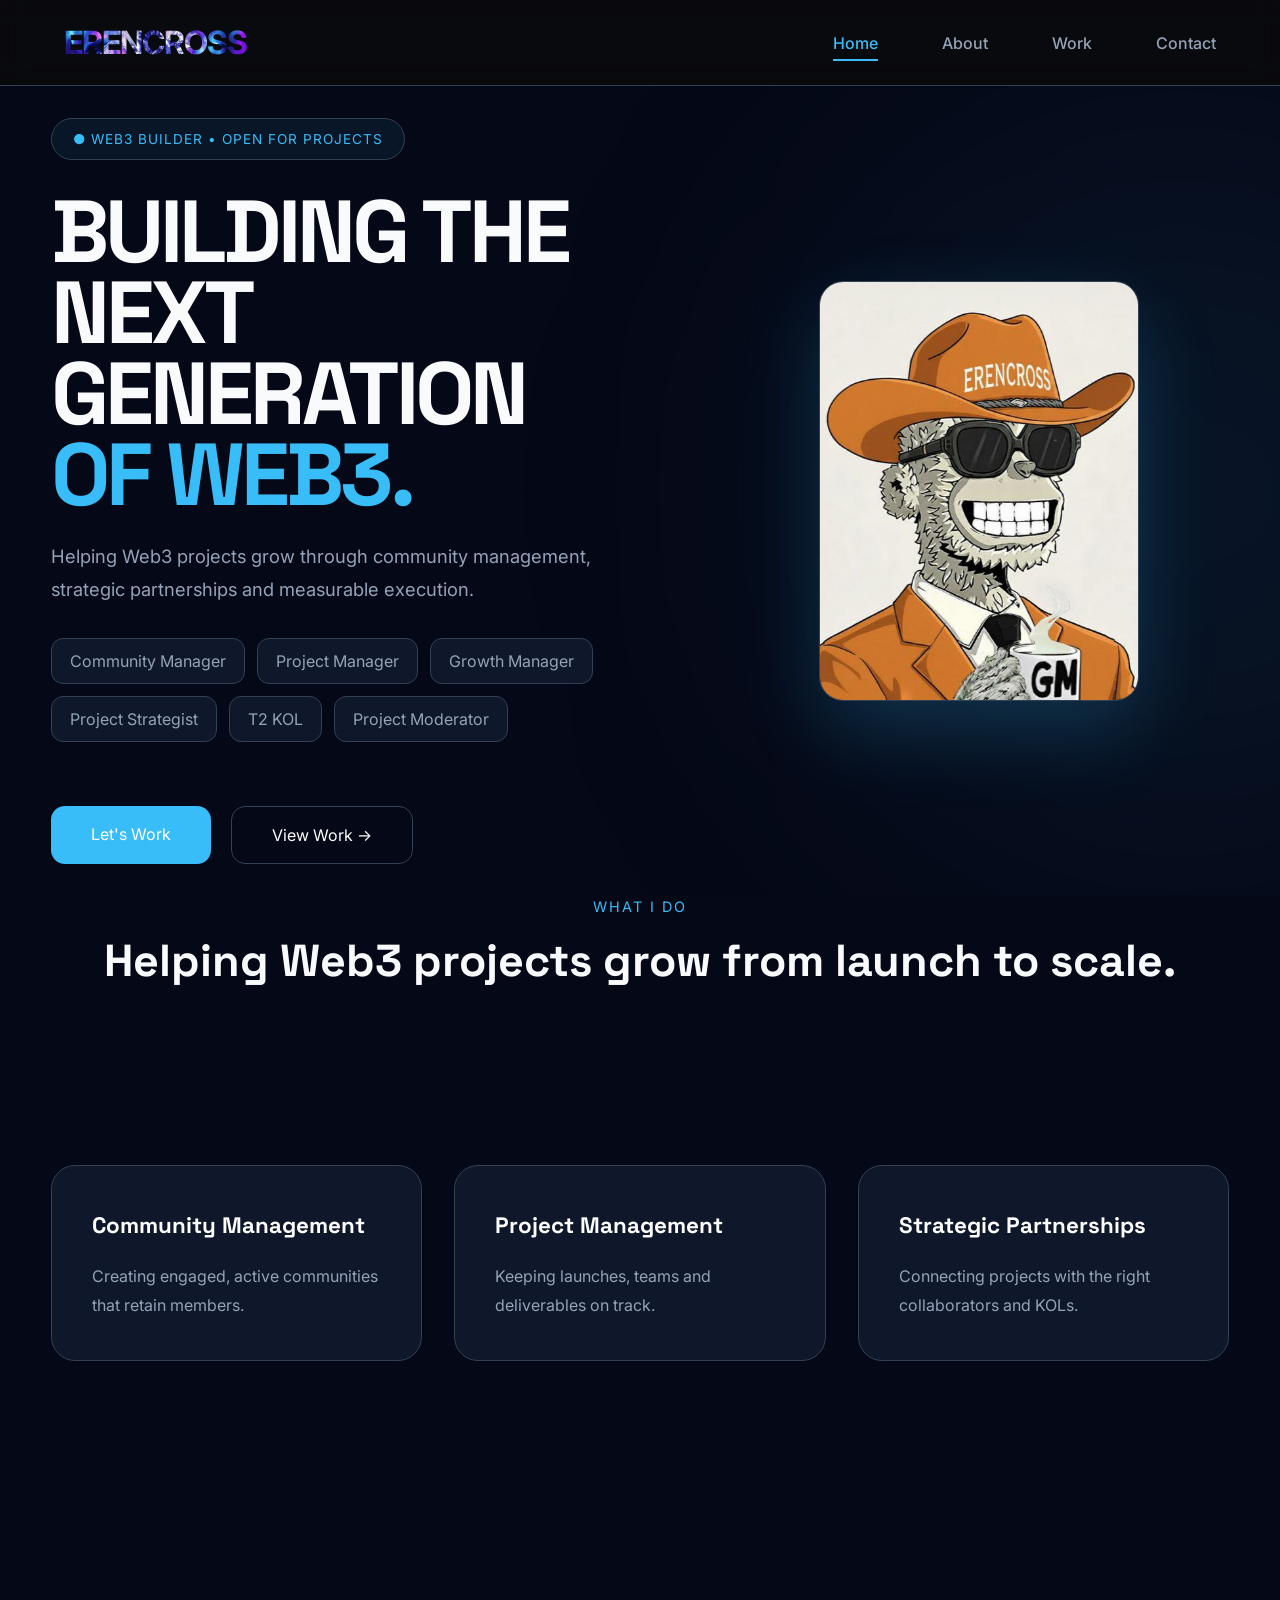
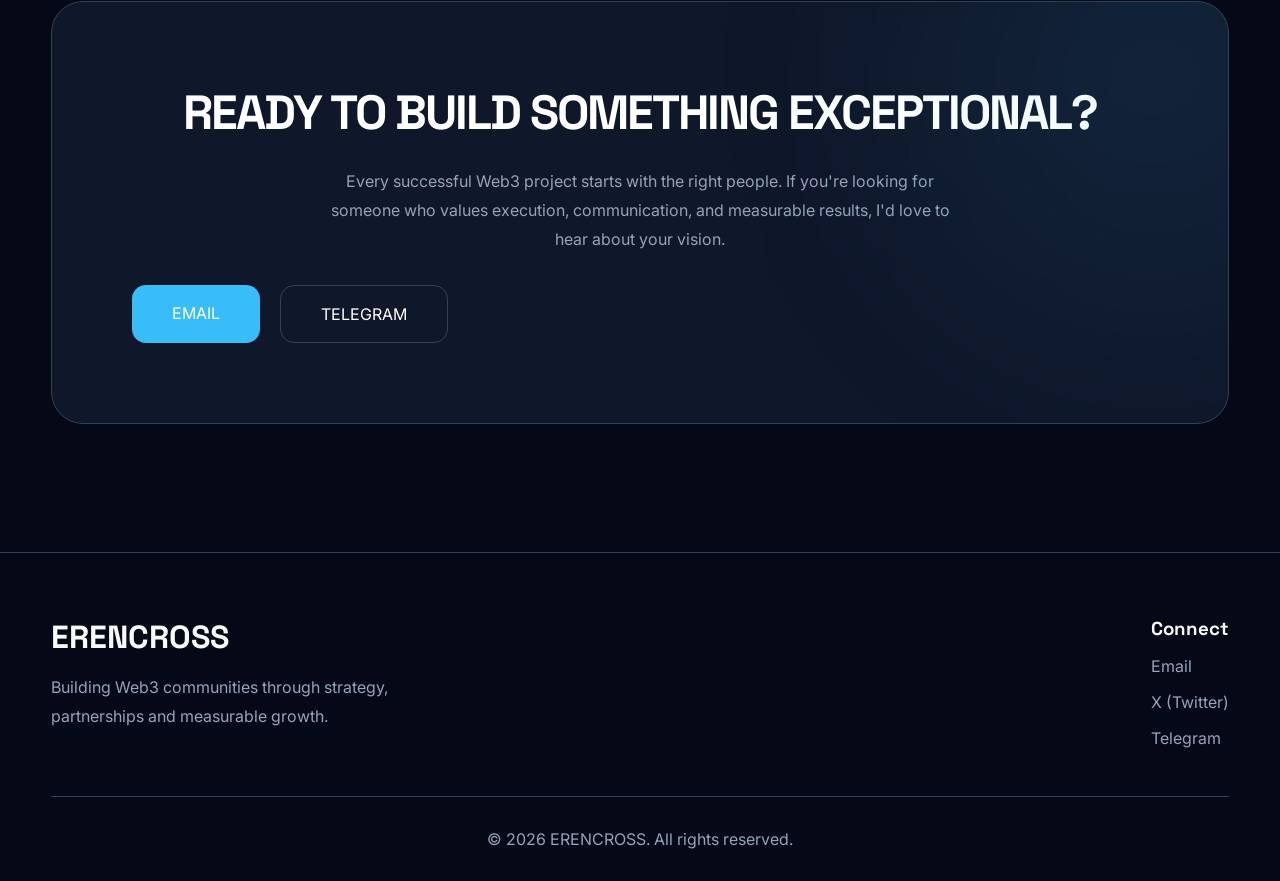
<file: index.html>
<!DOCTYPE html>
<html lang="en">
<head>
    <meta charset="UTF-8">
    <meta name="viewport" content="width=device-width, initial-scale=1.0">
    <title>Document</title>


    <link rel="preconnect" href="https://fonts.googleapis.com">
<link rel="preconnect" href="https://fonts.gstatic.com" crossorigin>
<link href="https://fonts.googleapis.com/css2?family=Inter:wght@300;400;500;600;700&family=Space+Grotesk:wght@300;400;500;600;700&display=swap" rel="stylesheet">

    <link rel="stylesheet" href="style.css">
</head>
<body>
    <header>
    <nav class="nav-bar">
        <a href="index.html" class="logo">ERENCROSS</a>
        <ul class="nav-links">
            <li><a href="index.html" class="active">Home</a></li>
            <li><a href="about.html" >About</a></li>
            <li><a href="work.html">Work</a></li>
            <li><a href="contact.html">Contact</a></li>
        </ul>
        <button class="nav-toggle" aria-label="Toggle menu">
            <span></span><span></span><span></span>
        </button>
    </nav>
</header>






    <section class="hero-section">

    <div class="hero">

        <!-- LEFT SIDE -->
        <div class="hero-content">

            <span class="hero-badge">
                ● WEB3 BUILDER • OPEN FOR PROJECTS
            </span>

            <h1>
               BUILDING THE NEXT <br>
                GENERATION <br>
                <span>OF WEB3.</span>
            </h1>

            <p>
                Helping Web3 projects grow through community management,
                strategic partnerships and measurable execution.
            </p>

            <div class="work-label">

                <span class="label">Community Manager</span>

                <span class="label">Project Manager</span>

                <span class="label">Growth Manager</span>
                <span class="label">Project Strategist</span>

                <span class="label">T2 KOL</span>

                <span class="label">Project Moderator</span>

            </div>
<div class="buttons">

    <a href="contact.html" class="primary">
        Let's Work
    </a>

    <a href="
https://t.me/ERENCROSS_POW
" class="secondary">
        View Work →
    </a>

</div>
        </div>





        <!-- RIGHT SIDE -->

        <div class="hero-image">

            <div class="card-container">

                <div class="card">

                    <div class="front">

                        <img
                            src="images/erennft.jpeg"
                            alt="NFT"
                            class="nft"
                        >

                    </div>

                    <div class="back">

                        <h2>ERENCROSS</h2>

                        <p>
                            Community Builder<br>
                            Web3 Strategist
                        </p>

                    </div>

                </div>

            </div>

        </div>

    </div>

</section>
 <div class="section-heading">
    <span>WHAT I DO</span>
    <h2>Helping Web3 projects grow from launch to scale.</h2>
</div>


<section class="services-wrapper hidden">
    <div class="services-container">
       
        <div class="service-card">
            <h2>Community Management</h2>
            Creating engaged, active communities that retain members.
        </div>
         <div class="service-card">
            <h2>Project Management</h2>
            Keeping launches, teams and deliverables on track.
        </div>
         <div class="service-card">
            <h2>Strategic Partnerships</h2>
           Connecting projects with the right collaborators and KOLs.
        </div>




    </div>
</section>




<section class="CTA hidden">
<h1> READY TO BUILD SOMETHING EXCEPTIONAL?</h1> 
<p>

Every successful Web3 project starts with the right people. 
If you're looking for someone who values execution,
 communication, and measurable results,
 I'd love to hear about your vision.
</p>
 <div class="buttons">

    <a href="mailto:ereninvestor@gmail.com" class="primary">
        EMAIL
    </a>

    <a href="https://t.me/erencross" class="secondary">
        TELEGRAM
    </a>

</div>
 
             



</section>













<footer class="hidden">

    <div class="footer-container">

        <div class="footer-brand">

            <a href="index.html" class="footer-logo">
                ERENCROSS
            </a>

            <p>
                Building Web3 communities through strategy,
                partnerships and measurable growth.
            </p>

        </div>


        <div class="footer-links">

            <h3>Connect</h3>

            <ul>

                <li>
                    <a href="mailto:ereninvestor@gmail.com">
                        Email
                    </a>
                </li>

                <li>
                    <a href="https://x.com/erencross_1?s=21" target="_blank">
                        X (Twitter)
                    </a>
                </li>

                <li>
                    <a href="https://t.me/erencross">
                        Telegram
                    </a>
                </li>

            </ul>

        </div>

    </div>

    <div class="footer-bottom">

        <p>
            © 2026 ERENCROSS. All rights reserved.
        </p>

    </div>

</footer>

    <script src="script.js"></script>
</body>
</html>
</file>
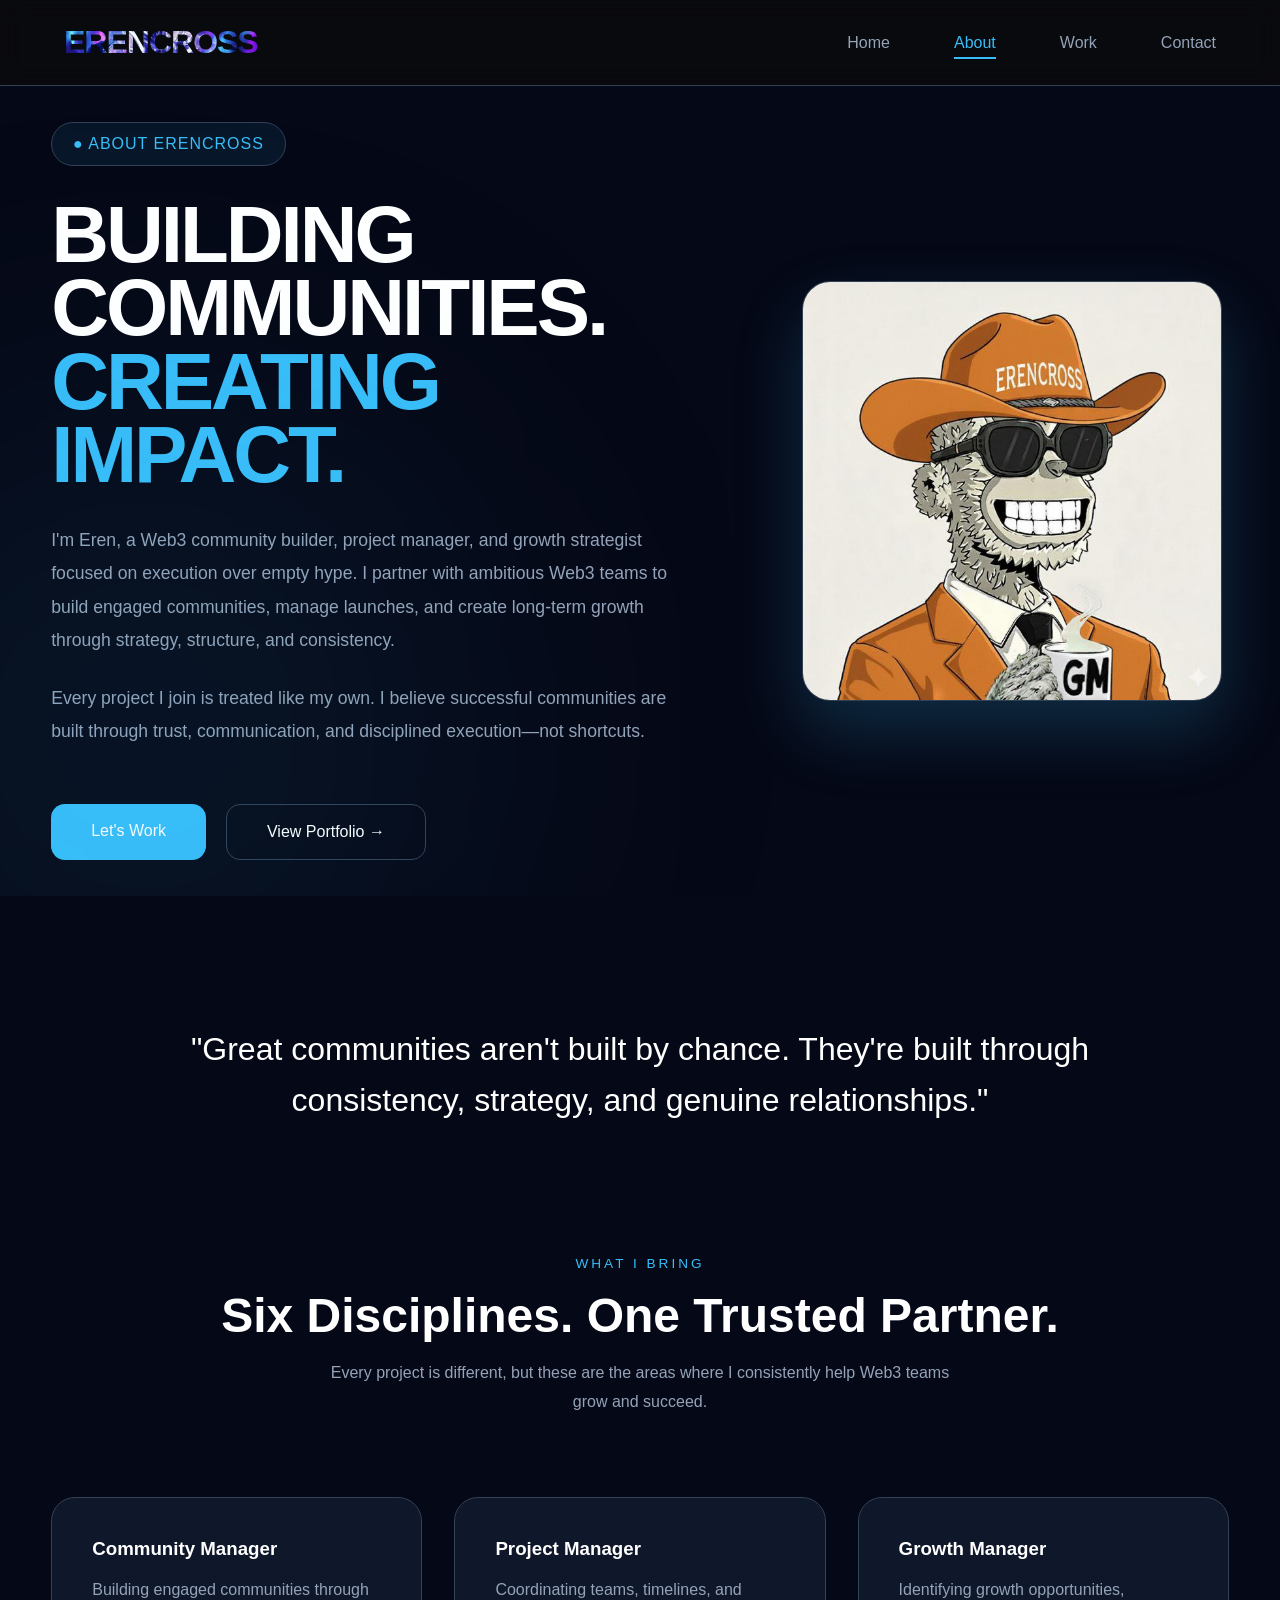
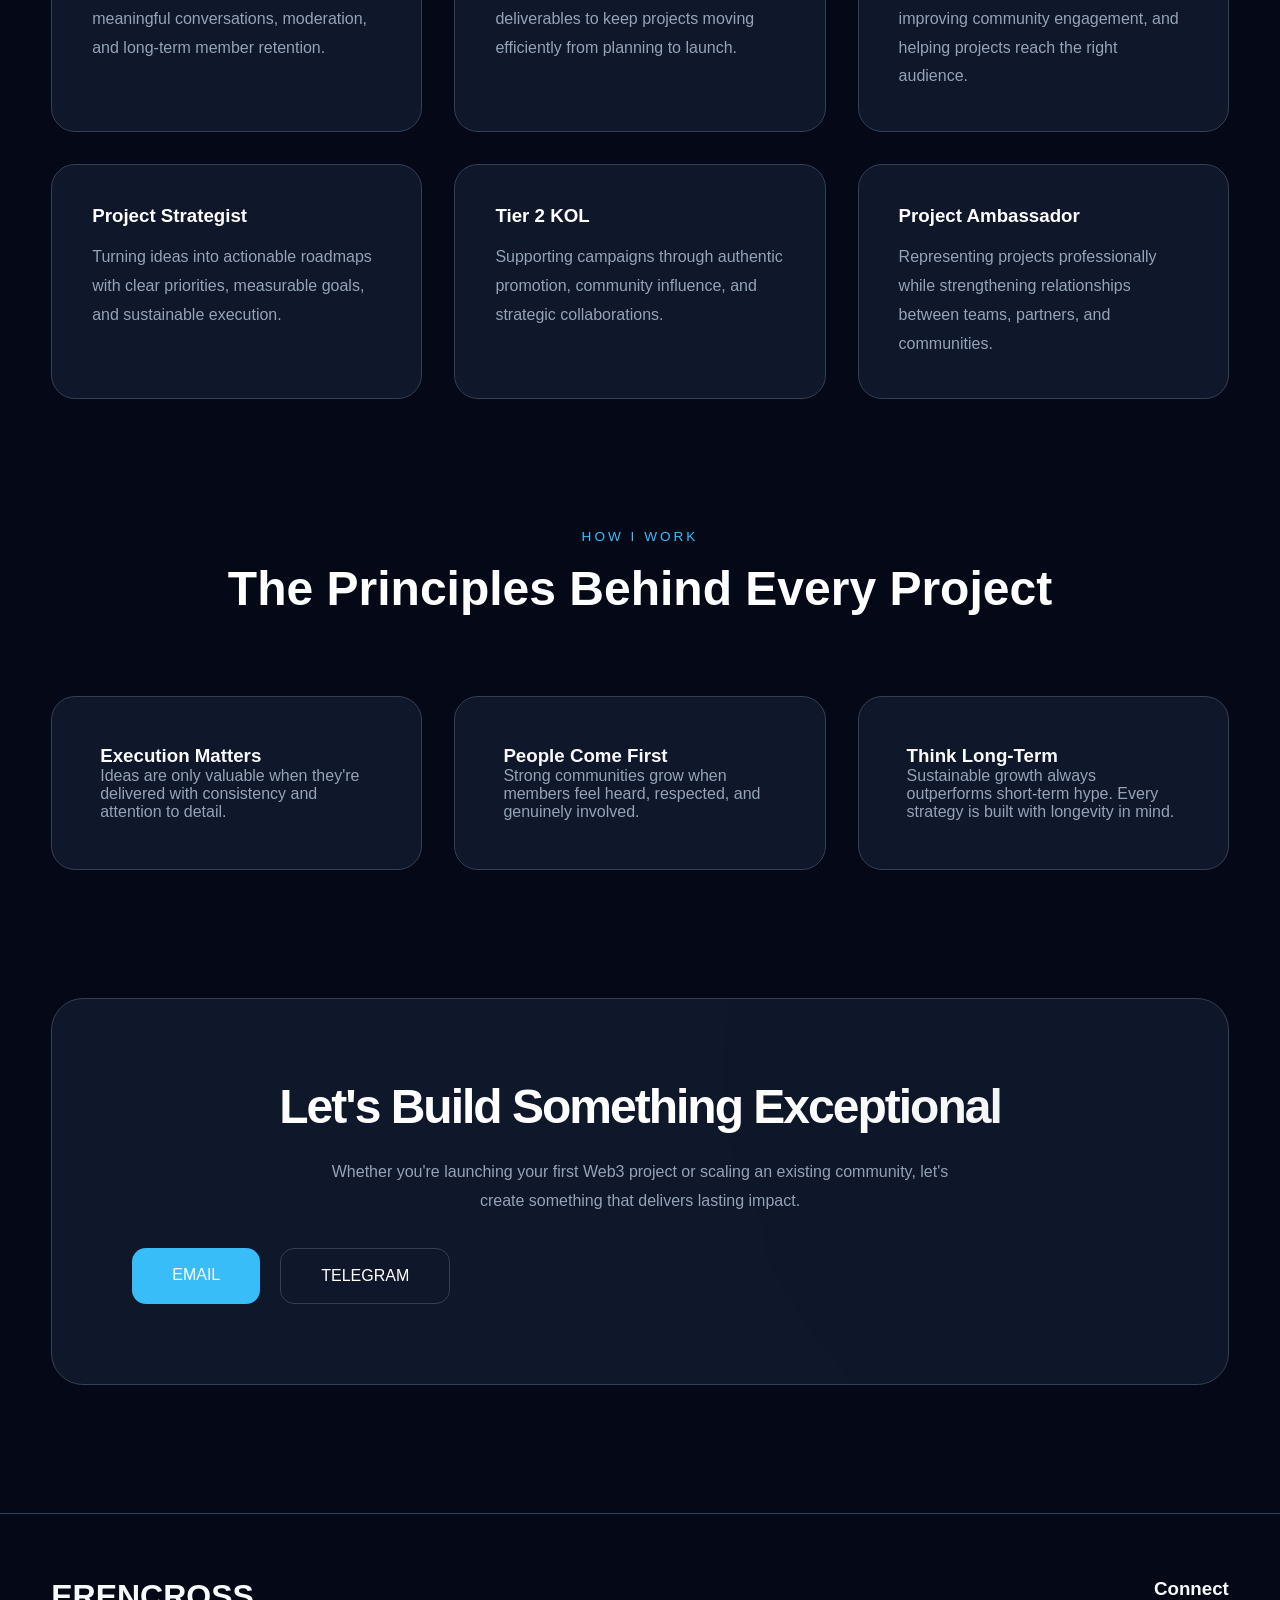
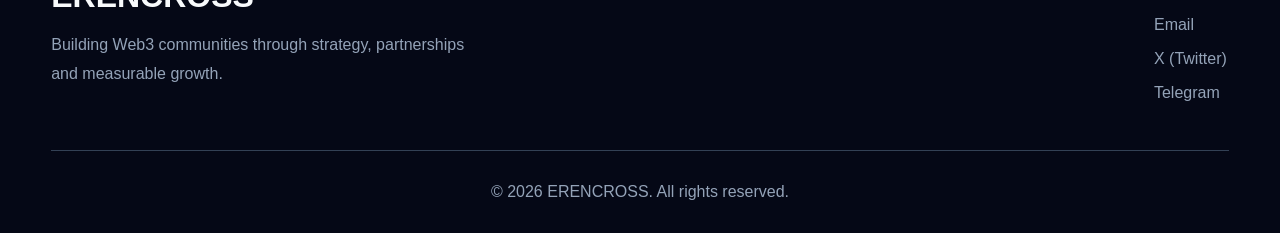
<file: about.html>
<!DOCTYPE html>
<html lang="en">
<head>
    <meta charset="UTF-8">
    <meta name="viewport" content="width=device-width, initial-scale=1.0">
    <title>Document</title>
    <link rel="stylesheet" href="about.css">
</head>
<body>

<header>
    <nav class="nav-bar">
        <a href="index.html" class="logo">ERENCROSS</a>
        <ul class="nav-links">
            <li><a href="index.html">Home</a></li>
            <li><a href="about.html" class="active">About</a></li>
            <li><a href="work.html">Work</a></li>
            <li><a href="contact.html">Contact</a></li>
        </ul>
        <button class="nav-toggle" aria-label="Toggle menu">
            <span></span><span></span><span></span>
        </button>
    </nav>
</header>




    <section class="about-hero fade-left">

    <div class="about-container">

        <!-- LEFT -->

        <div class="about-content">

            <span class="hero-badge">
                ● ABOUT ERENCROSS
            </span>

            <h1>
                BUILDING <br>
                COMMUNITIES. <br>
                <span>CREATING IMPACT.</span>
            </h1>

            <p>
                I'm Eren, a Web3 community builder, project manager, and
                growth strategist focused on execution over empty hype.
                I partner with ambitious Web3 teams to build engaged
                communities, manage launches, and create long-term growth
                through strategy, structure, and consistency.
            </p>

            <p>
                Every project I join is treated like my own. I believe
                successful communities are built through trust,
                communication, and disciplined execution—not shortcuts.
            </p>
<div class="buttons">

    <a href="contact.html" class="primary">
        Let's Work
    </a>

    <a href="https://t.me/ERENCROSS_POW" target="_blank"
   rel="noopener noreferrer" class="secondary">
        View Portfolio →
    </a>

</div>

        </div>



        <!-- RIGHT -->

        <div class="about-image fade-right">

            <img src="images/erennft.jpeg"
                 alt="ERENCROSS NFT">

        </div>

    </div>

</section>
<section class="about-quote hidden">

    <blockquote class="hidden">

        "Great communities aren't built by chance.
        They're built through consistency,
        strategy, and genuine relationships."

    </blockquote>

</section>
<section class="roles-section">

    <div class="section-heading hidden">

        <span>WHAT I BRING</span>

        <h2>Six Disciplines. One Trusted Partner.</h2>

        <p>
            Every project is different, but these are the areas where I
            consistently help Web3 teams grow and succeed.
        </p>

    </div>



    <div class="roles-grid">

       <div class="role-card hidden delay-1">

            <h3>Community Manager</h3>

            <p>
                Building engaged communities through meaningful
                conversations, moderation, and long-term member retention.
            </p>

        </div>



        <div class="role-card hidden delay-2">
            <h3>Project Manager</h3>

            <p>
                Coordinating teams, timelines, and deliverables to keep
                projects moving efficiently from planning to launch.
            </p>

        </div>



       <div class="role-card hidden delay-3">

            <h3>Growth Manager</h3>

            <p>
                Identifying growth opportunities, improving community
                engagement, and helping projects reach the right audience.
            </p>

        </div>



        <div class="role-card hidden delay-4">

            <h3>Project Strategist</h3>

            <p>
                Turning ideas into actionable roadmaps with clear
                priorities, measurable goals, and sustainable execution.
            </p>

        </div>



<div class="role-card hidden delay-5">

            <h3>Tier 2 KOL</h3>

            <p>
                Supporting campaigns through authentic promotion,
                community influence, and strategic collaborations.
            </p>

        </div>



       <div class="role-card hidden delay-6">

            <h3>Project Ambassador</h3>

            <p>
                Representing projects professionally while strengthening
                relationships between teams, partners, and communities.
            </p>

        </div>

    </div>

</section>
<section class="principles">

    <div class="section-heading hidden">

        <span>HOW I WORK</span>

        <h2>The Principles Behind Every Project</h2>

    </div>

    <div class="principles-grid">

        <div class="principle hidden delay-1">

            <h3>Execution Matters</h3>

            <p>
                Ideas are only valuable when they're delivered with
                consistency and attention to detail.
            </p>

        </div>

        <div class="principle hidden delay-2">

            <h3>People Come First</h3>

            <p>
                Strong communities grow when members feel heard,
                respected, and genuinely involved.
            </p>

        </div>

        <div class="principle hidden delay-3">

            <h3>Think Long-Term</h3>

            <p>
                Sustainable growth always outperforms short-term hype.
                Every strategy is built with longevity in mind.
            </p>

        </div>

    </div>

</section>
<section class="CTA hidden">

<h1>
Let's Build Something Exceptional
</h1>

<p>

Whether you're launching your first Web3 project or scaling an existing community, let's create something that delivers lasting impact.

</p>

<div class="buttons">

    <a href="mailto:ereninvestor@gmail.com" class="primary">
        EMAIL
    </a>

    <a href="https://t.me/erencross" class="secondary">
        TELEGRAM
    </a>

</div>
 

</section>

<footer class="hidden">

    <div class="footer-container">

        <div class="footer-brand">

            <a href="index.html" class="footer-logo">
                ERENCROSS
            </a>

            <p>
                Building Web3 communities through strategy,
                partnerships and measurable growth.
            </p>

        </div>


        <div class="footer-links">

            <h3>Connect</h3>

            <ul>

                <li>
                    <a href="mailto:ereninvestor@gmail.com">
                        Email
                    </a>
                </li>

                <li>
                    <a href="https://x.com/erencross_1?s=21" target="_blank">
                        X (Twitter)
                    </a>
                </li>

                <li>
                    <a href="#">
                        Telegram
                    </a>
                </li>

            </ul>

        </div>

    </div>

    <div class="footer-bottom">

        <p>
            © 2026 ERENCROSS. All rights reserved.
        </p>

    </div>

</footer>

    <script src="script.js"></script>















</body>
</html>
</file>
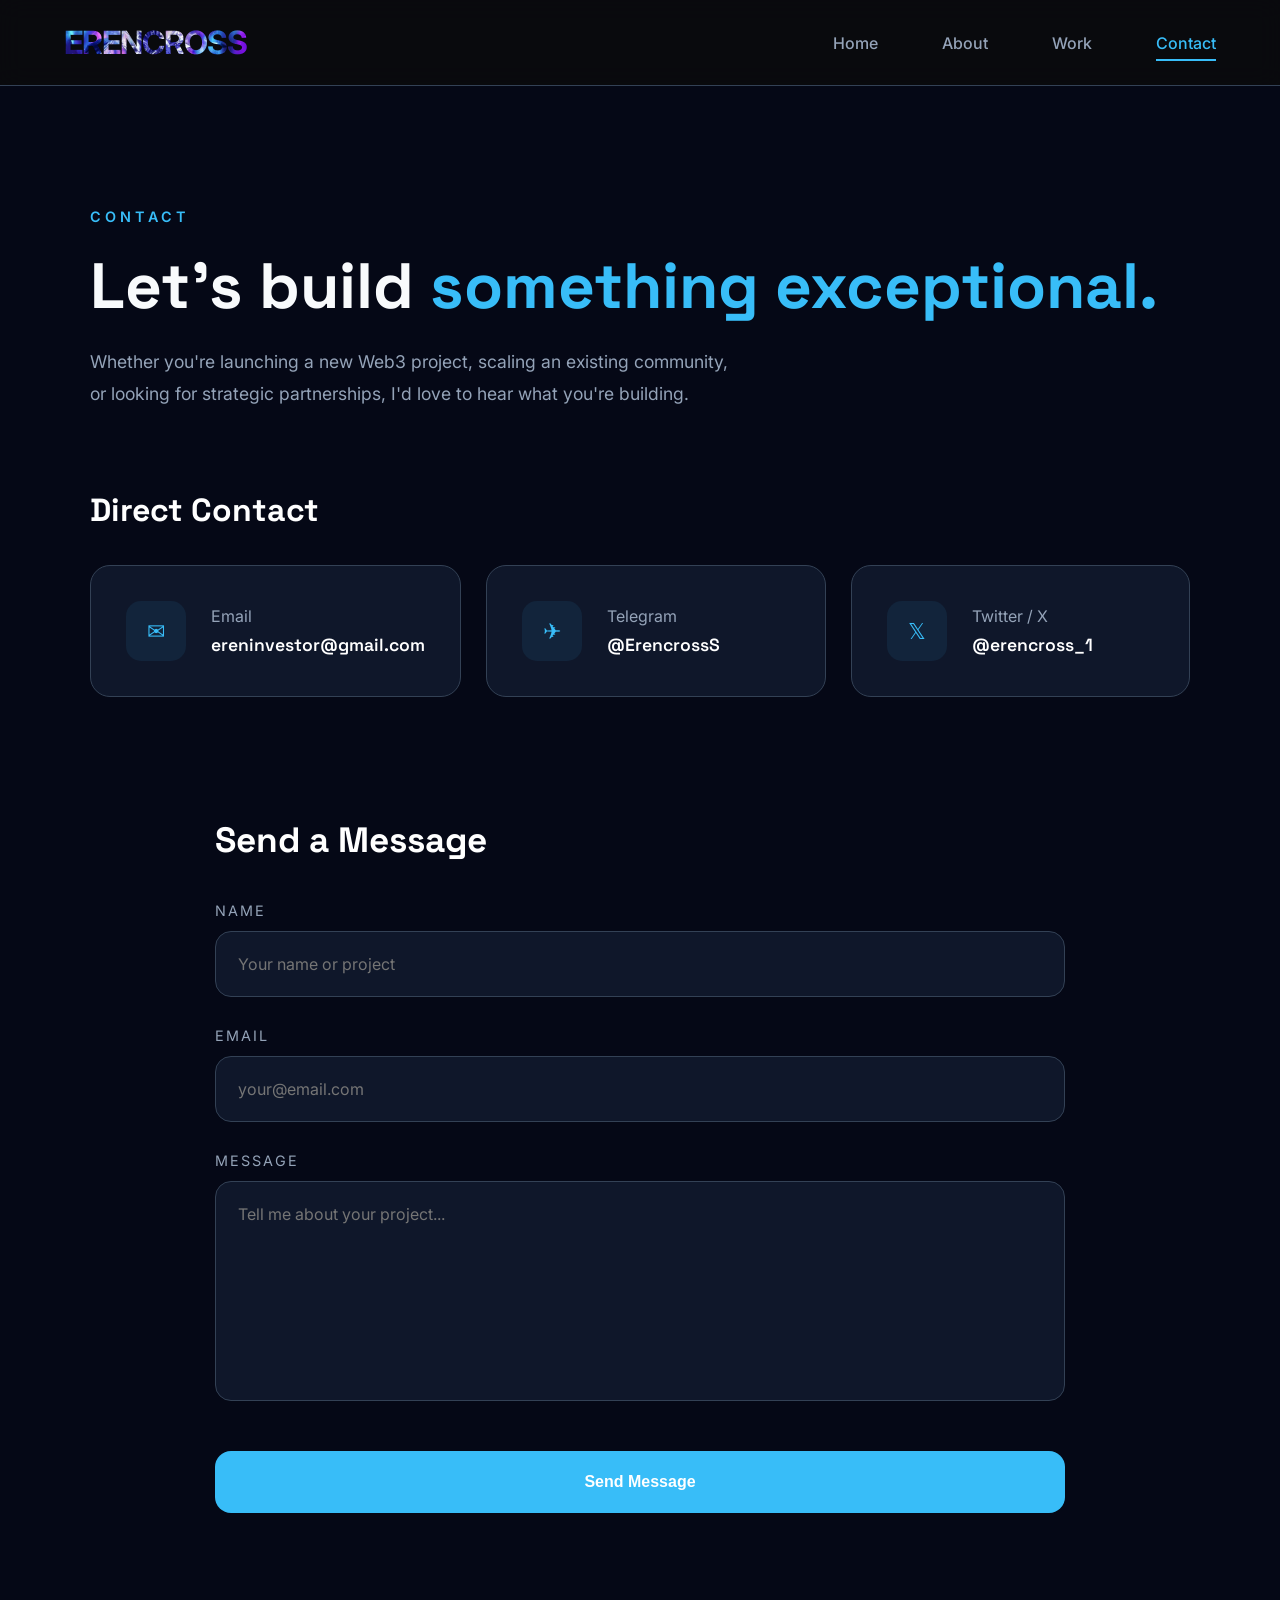
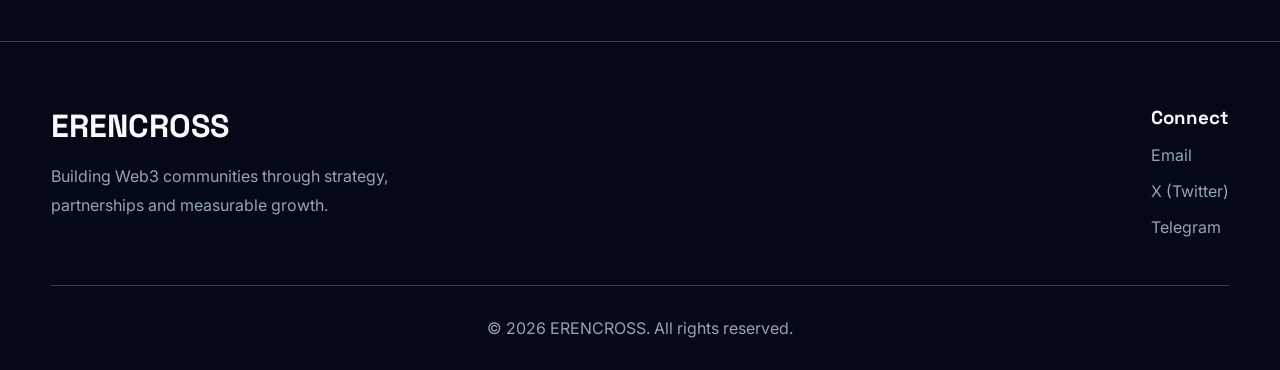
<file: contact.html>
<!DOCTYPE html>
<html lang="en">
<head>
    <meta charset="UTF-8">
    <meta name="viewport" content="width=device-width, initial-scale=1.0">

    <title>Contact | ERENCROSS</title>

    <link rel="preconnect" href="https://fonts.googleapis.com">
    <link rel="preconnect" href="https://fonts.gstatic.com" crossorigin>

    <link href="https://fonts.googleapis.com/css2?family=Inter:wght@300;400;500;600;700&family=Space+Grotesk:wght@300;400;500;600;700&display=swap" rel="stylesheet">

    <link rel="stylesheet" href="contact.css">
</head>
<body>

<header>
    <nav class="nav-bar">
        <a href="index.html" class="logo">ERENCROSS</a>
        <ul class="nav-links">
            <li><a href="index.html" >Home</a></li>
            <li><a href="about.html" >About</a></li>
            <li><a href="work.html" >Work</a></li>
            <li><a href="contact.html" class="active">Contact</a></li>
        </ul>
        <button class="nav-toggle" aria-label="Toggle menu">
            <span></span><span></span><span></span>
        </button>
    </nav>
</header>


<section class="contact-hero">

<span class="section-tag">
CONTACT
</span>

<h1>
Let's build <span>something exceptional.</span>
</h1>

<p>
Whether you're launching a new Web3 project, scaling an existing community,
or looking for strategic partnerships, I'd love to hear what you're building.
</p>

</section>


<section class="contact-info">

<h2 class="hidden">Direct Contact</h2>

<div class="contact-grid">

<a href="mailto:ereninvestor@gmail.com" class="contact-card hidden" >

<div class="icon">
✉
</div>

<div>

<span>Email</span>

<h3>ereninvestor@gmail.com</h3>

</div>

</a>


<a href="https://t.me/erencross" class="contact-card hidden">

<div class="icon">
✈
</div>

<div>

<span>Telegram</span>

<h3>@ErencrossS</h3>

</div>

</a>


<a href="https://x.com/erencross_1?s=21" class="contact-card hidden">

<div class="icon">
𝕏
</div>

<div>

<span>Twitter / X</span>

<h3>@erencross_1</h3>

</div>

</a>

</div>

</section>


<section class="contact-form-section">

<h2 class="hidden">Send a Message</h2>

<form
    class="hidden"
    action="https://formspree.io/f/xbdnwdlk"
    method="POST">

    <!-- Email Subject -->
    <input
        type="hidden"
        name="_subject"
        value="New Message from ERENCROSS Portfolio">

    <div class="input-group">

        <label for="name">Name</label>

        <input
            id="name"
            type="text"
            name="name"
            placeholder="Your name or project"
            required>

    </div>

    <div class="input-group">

        <label for="email">Email</label>

        <input
            id="email"
            type="email"
            name="email"
            placeholder="your@email.com"
            required>

    </div>

    <div class="input-group">

        <label for="message">Message</label>

        <textarea
            id="message"
            name="message"
            placeholder="Tell me about your project..."
            rows="6"
            required></textarea>

    </div>

    <button
        type="submit"
        class="send-btn">

        Send Message

    </button>

</form>

</section>


<footer class="hidden">

    <div class="footer-container">

        <div class="footer-brand">

            <a href="index.html" class="footer-logo">
                ERENCROSS
            </a>

            <p>
                Building Web3 communities through strategy,
                partnerships and measurable growth.
            </p>

        </div>


        <div class="footer-links">

            <h3>Connect</h3>

            <ul>

                <li>
                    <a href="mailto:ereninvestor@gmail.com">
                        Email
                    </a>
                </li>

                <li>
                    <a href="https://x.com/erencross_1?s=21" target="_blank">
                        X (Twitter)
                    </a>
                </li>

                <li>
                    <a href="https://t.me/erencross">
                        Telegram
                    </a>
                </li>

            </ul>

        </div>

    </div>

    <div class="footer-bottom">

        <p>
            © 2026 ERENCROSS. All rights reserved.
        </p>

    </div>

</footer>

    <script src="script.js"></script>

</body>
</html>
</file>
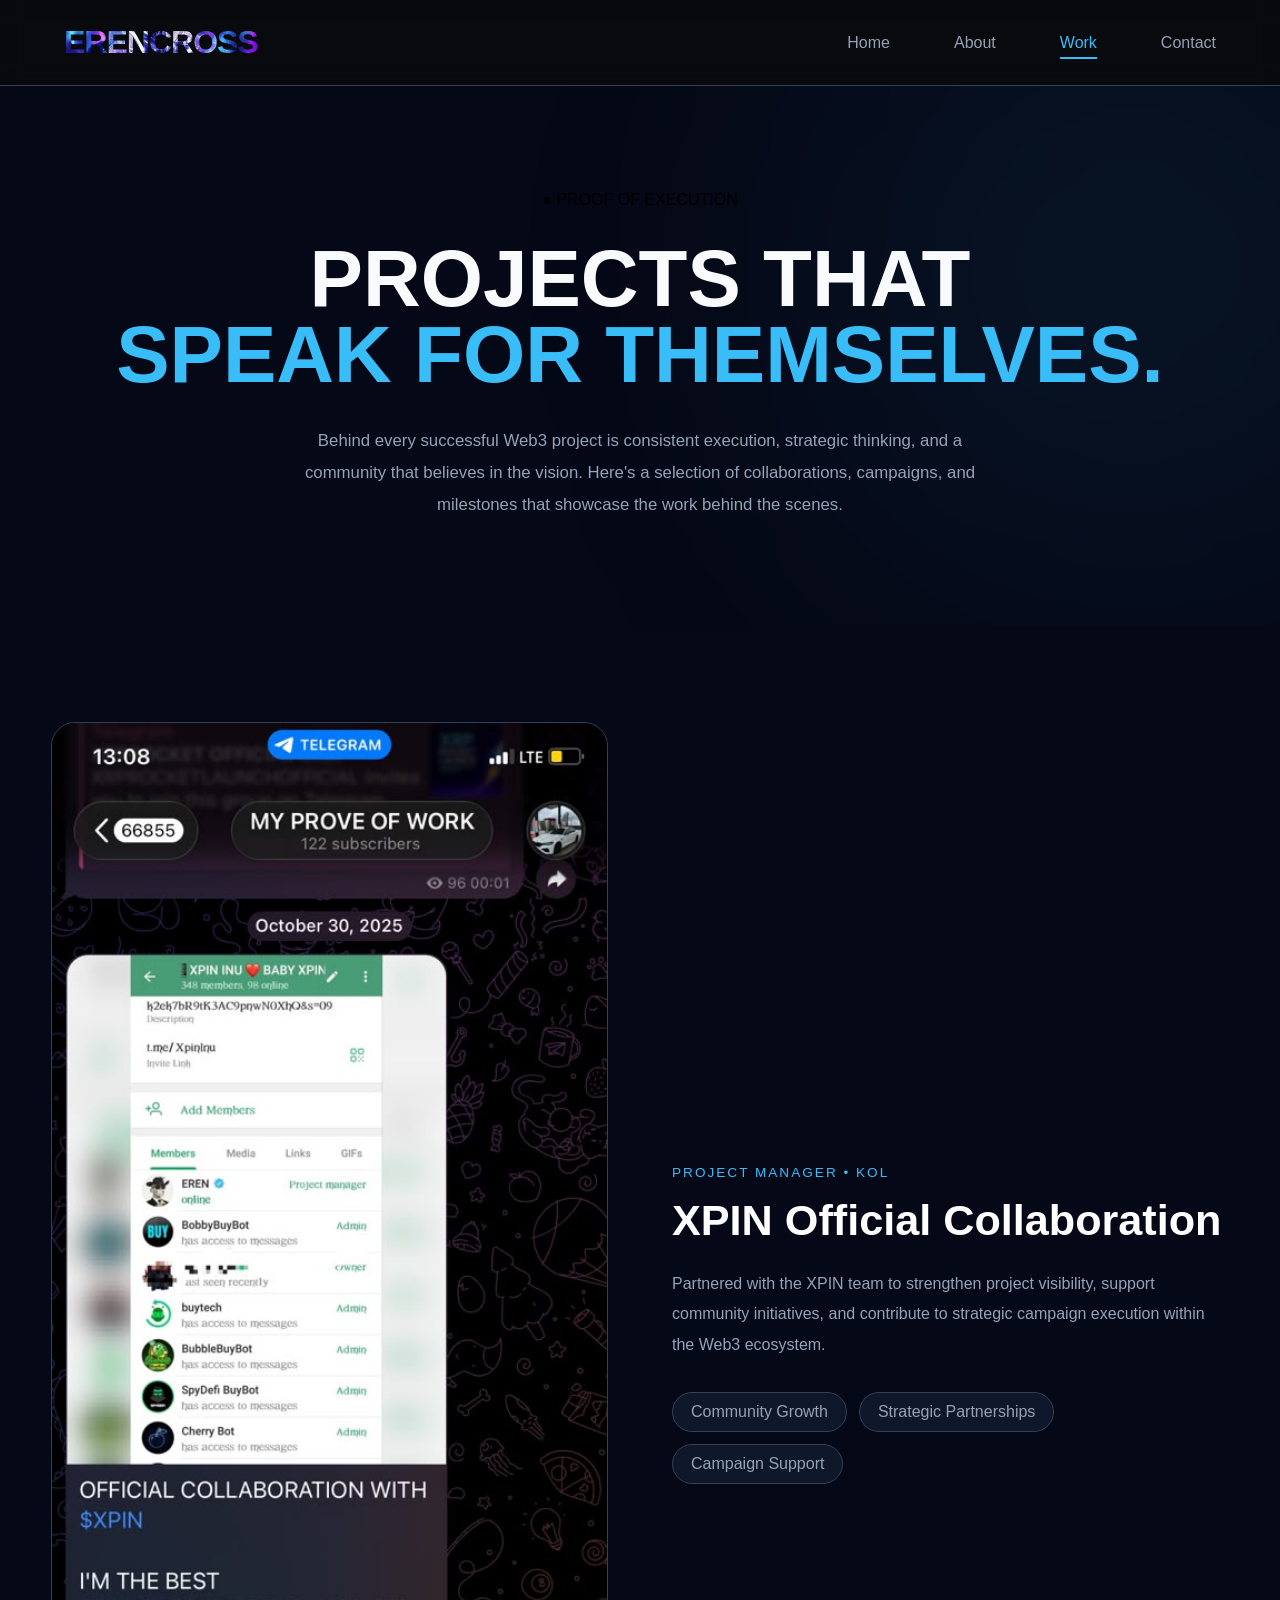
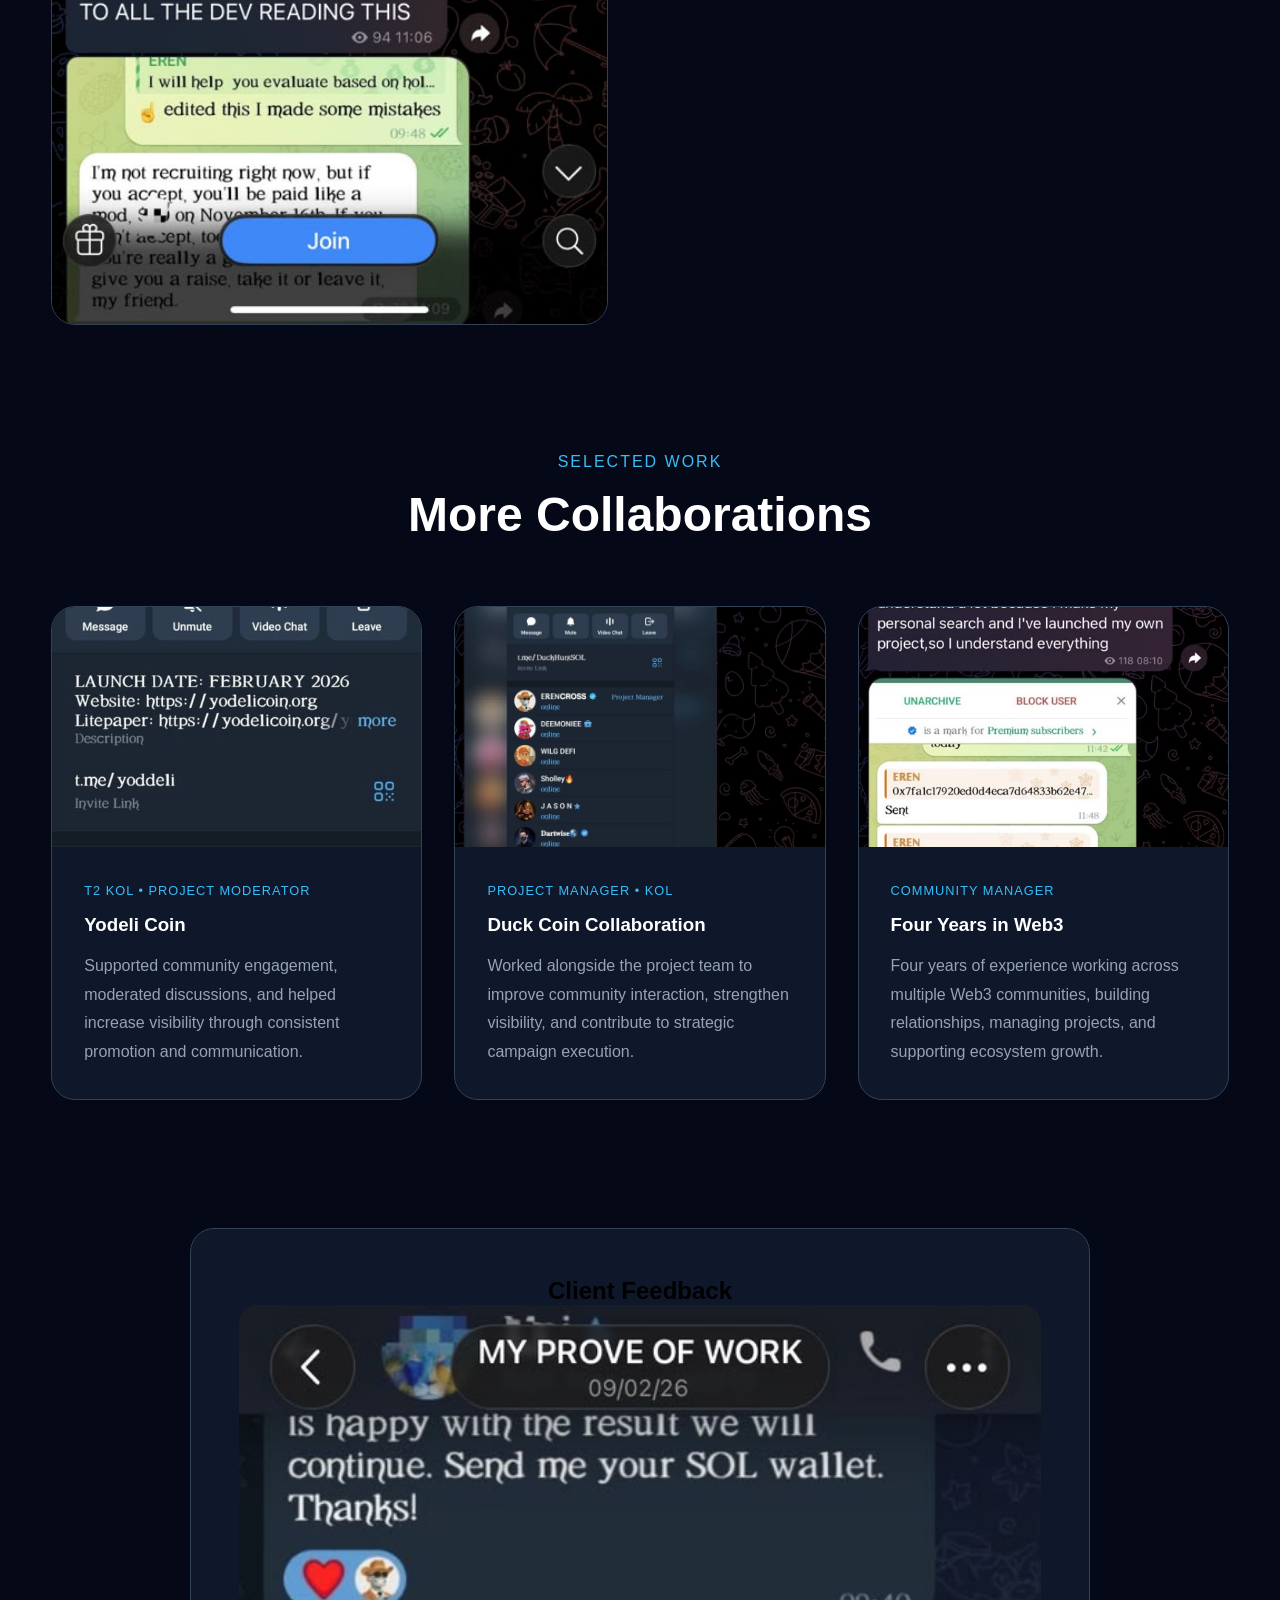
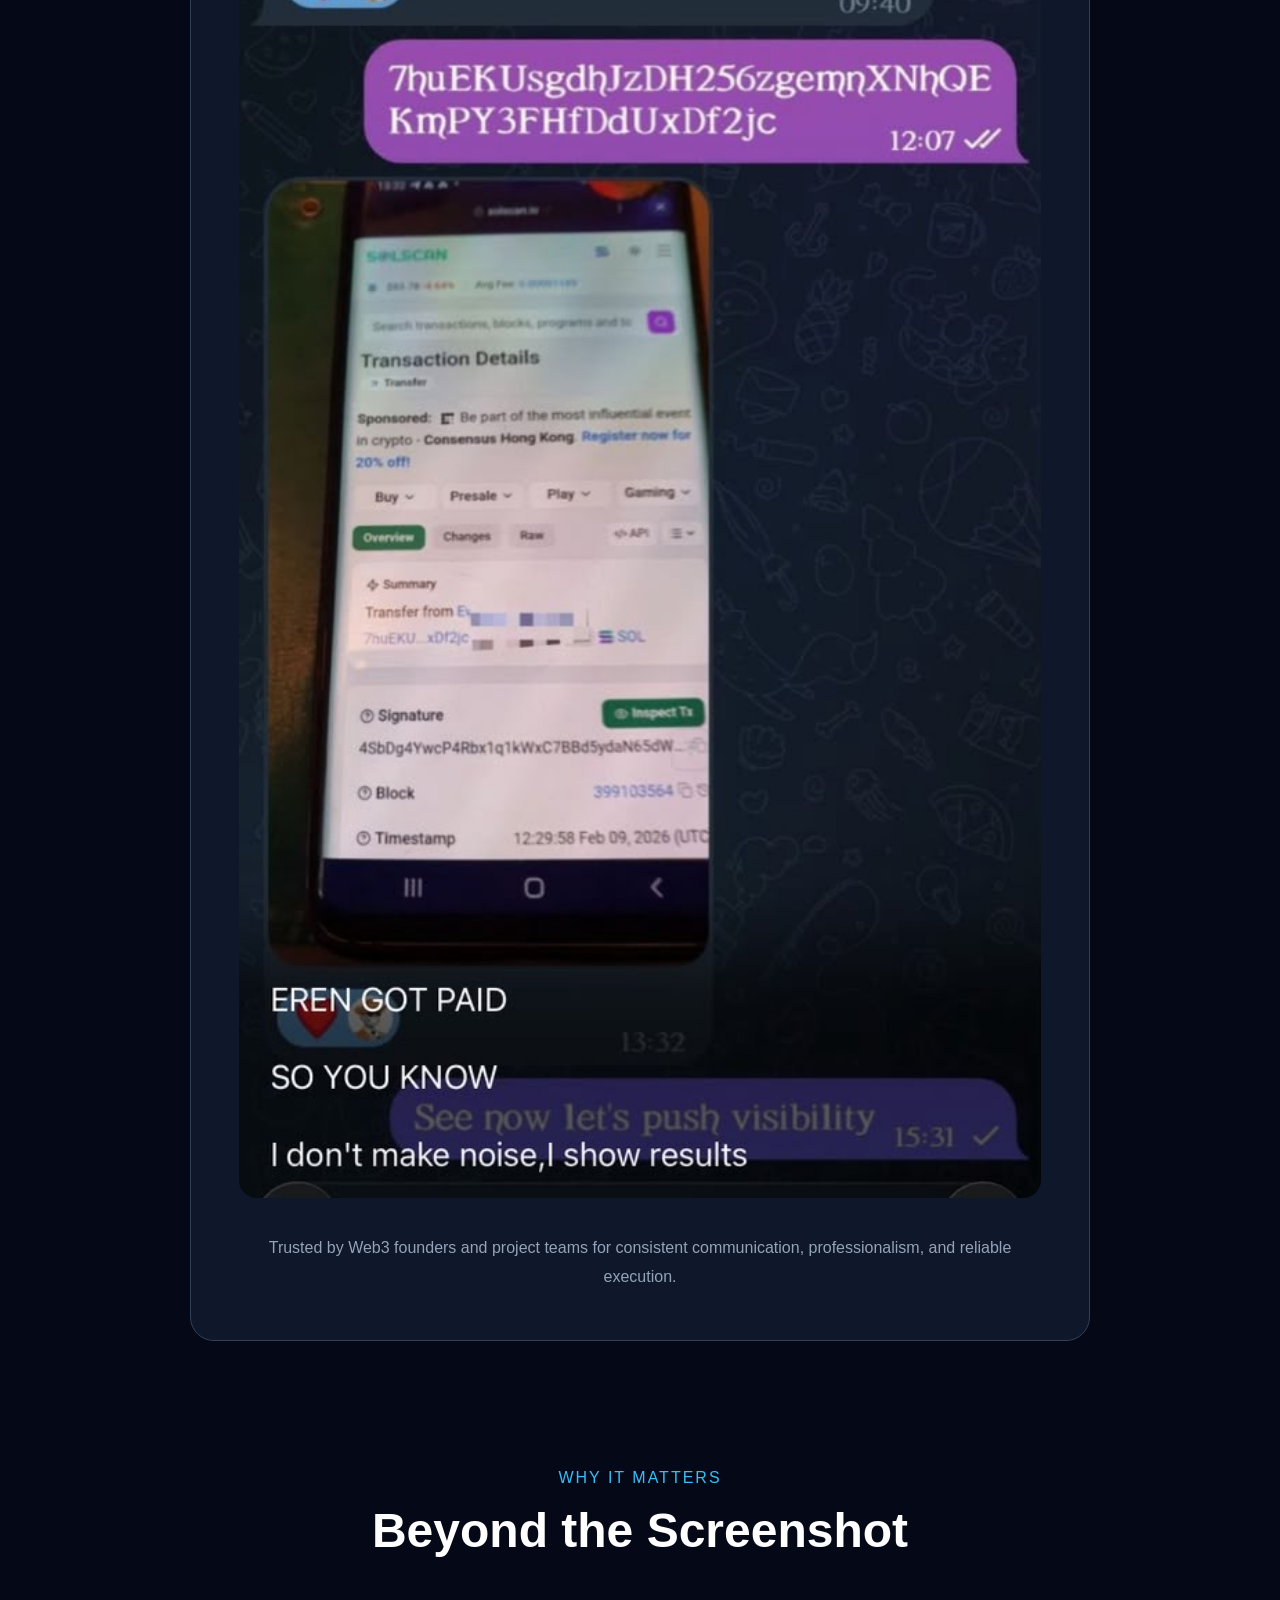
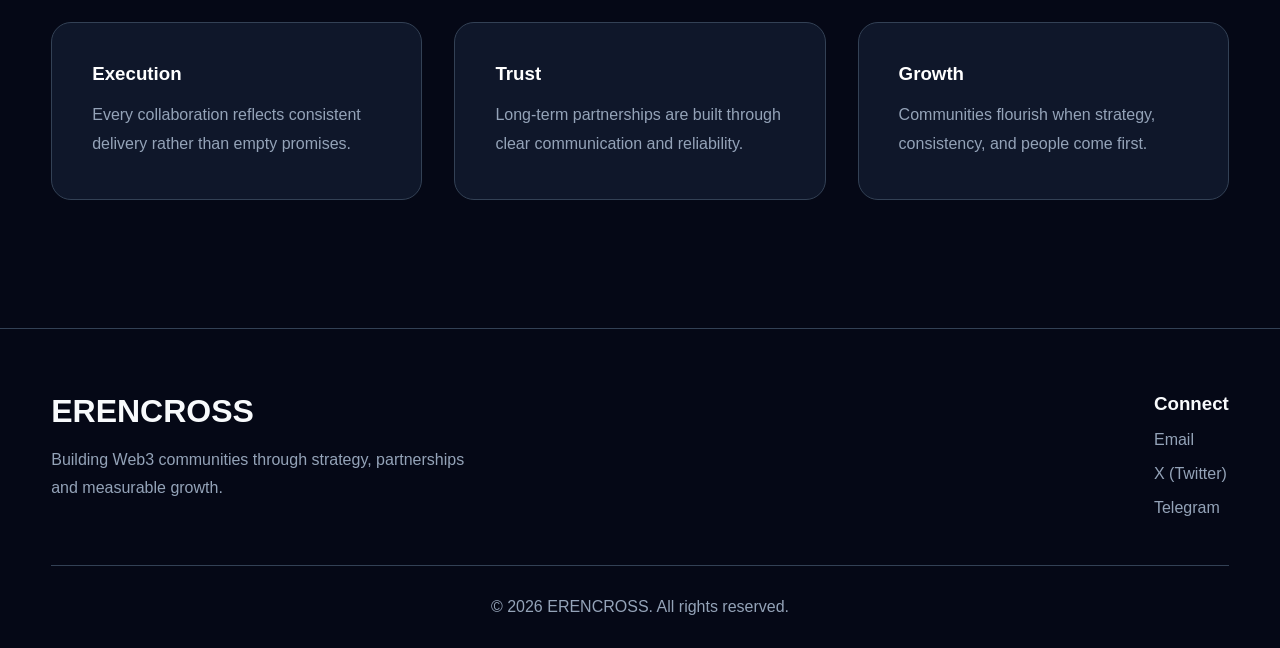
<file: work.html>
<!DOCTYPE html>
<html lang="en">
<head>
    <meta charset="UTF-8">
    <meta name="viewport" content="width=device-width, initial-scale=1.0">
    <title>Document</title>
    <link rel="stylesheet" href="work.css">
</head>
<body>



  <header>
    <nav class="nav-bar">
        <a href="index.html" class="logo">ERENCROSS</a>
        <ul class="nav-links">
            <li><a href="index.html" >Home</a></li>
            <li><a href="about.html" >About</a></li>
            <li><a href="work.html" class="active">Work</a></li>
            <li><a href="contact.html">Contact</a></li>
        </ul>
        <button class="nav-toggle" aria-label="Toggle menu">
            <span></span><span></span><span></span>
        </button>
    </nav>
</header>





<section class="work-hero">

    <div class="work-container">

        <span class="hero-badge">
            ● PROOF OF EXECUTION
        </span>

        <h1>
            PROJECTS THAT <br>
            <span>SPEAK FOR THEMSELVES.</span>
        </h1>

        <p>

            Behind every successful Web3 project is consistent execution,
            strategic thinking, and a community that believes in the vision.
            Here's a selection of collaborations, campaigns, and milestones
            that showcase the work behind the scenes.

        </p>

    </div>

</section>



<section class="featured-project hidden">

<div class="featured-container">

<div class="featured-image">

<img src="images/WhatsApp Image 2026-07-15 at 11.58.02.jpeg">

</div>

<div class="featured-content">

<span class="project-role">

PROJECT MANAGER • KOL

</span>

<h2>

XPIN Official Collaboration

</h2>

<p>

Partnered with the XPIN team to strengthen project visibility,
support community initiatives, and contribute to strategic
campaign execution within the Web3 ecosystem.

</p>

<div class="tags">

<span>Community Growth</span>

<span>Strategic Partnerships</span>

<span>Campaign Support</span>

</div>

</div>

</div>

</section>


<section class="projects">

<div class="section-heading hidden">

<span>SELECTED WORK</span>

<h2>

More Collaborations

</h2>

</div>

<div class="projects-grid">



    <div class="project-card hidden">

<img src="images/WhatsApp Image 2026-07-15 at 11.57.55 (1).jpeg">

<div class="project-content">

<span>

T2 KOL • PROJECT MODERATOR

</span>

<h3>

Yodeli Coin

</h3>

<p>

Supported community engagement, moderated discussions,
and helped increase visibility through consistent
promotion and communication.

</p>

</div>

</div>
<div class="project-card hidden">

<img src="images/WhatsApp Image 2026-07-15 at 11.57.57.jpeg">

<div class="project-content">

<span>

PROJECT MANAGER • KOL

</span>

<h3>

Duck Coin Collaboration

</h3>

<p>

Worked alongside the project team to improve community
interaction, strengthen visibility, and contribute to
strategic campaign execution.

</p>

</div>

</div>


<div class="project-card hidden">

<img src="images/WhatsApp Image 2026-07-15 at 11.57.57 (1).jpeg">

<div class="project-content">

<span>

COMMUNITY MANAGER

</span>

<h3>

Four Years in Web3

</h3>

<p>

Four years of experience working across multiple Web3
communities, building relationships, managing projects,
and supporting ecosystem growth.

</p>

</div>

</div>
</div>

</section>




<section class="testimonial hidden">

<div class="testimonial-card">

<h2>

Client Feedback

</h2>

<img src="images/WhatsApp Image 2026-07-15 at 11.57.56.jpeg">

<p>

Trusted by Web3 founders and project teams for
consistent communication, professionalism,
and reliable execution.

</p>

</div>

</section>




<section class="results hidden">

<div class="section-heading hidden">

<span>

WHY IT MATTERS

</span>

<h2>

Beyond the Screenshot

</h2>

</div>

<div class="results-grid">

<div class="hidden">

<h3>

Execution

</h3>

<p>

Every collaboration reflects consistent delivery
rather than empty promises.

</p>

</div>

<div class="hidden">

<h3>

Trust

</h3>

<p>

Long-term partnerships are built through
clear communication and reliability.

</p>

</div>

<div class="hidden">

<h3>

Growth

</h3>

<p>

Communities flourish when strategy,
consistency, and people come first.

</p>

</div>

</div>

</section>



<footer class="hidden">

    <div class="footer-container">

        <div class="footer-brand">

            <a href="index.html" class="footer-logo">
                ERENCROSS
            </a>

            <p>
                Building Web3 communities through strategy,
                partnerships and measurable growth.
            </p>

        </div>


        <div class="footer-links">

            <h3>Connect</h3>

            <ul>

                <li>
                    <a href="mailto:ereninvestor@gmail.com">
                        Email
                    </a>
                </li>

                <li>
                    <a href="https://x.com/erencross_1?s=21" target="_blank">
                        X (Twitter)
                    </a>
                </li>

                <li>
                    <a href="https://t.me/erencross">
                        Telegram
                    </a>
                </li>

            </ul>

        </div>

    </div>

    <div class="footer-bottom">

        <p>
            © 2026 ERENCROSS. All rights reserved.
        </p>

    </div>

</footer>


<script src="script.js"></script>



    
</body>
</html>
</file>
<file: style.css>
:root{
    --bg: #050816;
    --surface: #0F172A;
    --surface-light: #1E293B;

    --text: #F8FAFC;
    --muted: #94A3B8;

    --accent: #38BDF8;
    --accent-hover: #7DD3FC;

    --border: #334155;

    --shadow: rgba(56,189,248,.2);
}



*{
    margin: 0;
    padding: 0;
    box-sizing: border-box;
}
html{
    scroll-behavior: smooth;
}

body{
   background:var(--bg);
   font-family: "Inter", sans-serif;

}

h1,
h2,
h3 {
    font-family: "Space Grotesk", sans-serif;
}
.active{
    color: var(--accent);
}


.logo{
    background-image: url(images/goku.im.webp);
    background-repeat: no-repeat;
    background-size: cover;
    -webkit-text-fill-color: transparent;
    background-clip: text;
    font-size: 2rem;
    letter-spacing: -1px;
    font-weight: 700;
    transition:.4s ease;
}

.logo:hover{

    transform:scale(1.05);

    filter:drop-shadow(0 0 10px rgba(56,189,248,.5));

}





ul{
    list-style: none;
}
a{
    text-decoration: none;
    color: inherit;
}


header{
    width: 100%;
    border-bottom: 1px solid var(--border);
     position:sticky;
    top:0;

    background:rgba(11,11,11,.75);

    backdrop-filter:blur(12px);
    -webkit-backdrop-filter:blur(12px);

    z-index:1000;
}
.nav-bar{
    width:min(1200px,90%);
    height:85px;

    margin:auto;

    display:flex;
    justify-content:space-between;
    align-items:center;

}
.nav-links{
    display:flex;
    align-items:center;
    gap:4rem;
}

.nav-links a{
    color:var(--muted);
    font-size:1rem;
    font-weight:500;

    transition:.3s ease;
}


.nav-links a{
    position:relative;
}

.nav-links a::after{
    content:"";

    position:absolute;
    left:0;
    bottom:-8px;

    width:0%;
    height:2px;

    background:var(--accent);

    transition:.35s ease;
}

.nav-links a:hover{
    color:var(--text);
}

.nav-links a:hover::after{
    width:100%;
}

.active{
    color:var(--accent)!important;
}

.active::after{
    width:100%!important;
}

.hero-section{
    color: var(--text);
     min-height:calc(100vh - 90px);

    display:flex;
    align-items:center;
    position:relative;

    overflow:hidden;

}

.hero-section::before{

    content:"";

    position:absolute;

    width:700px;

    height:700px;

    border-radius:50%;

    background:rgba(56,189,248,.08);

    filter:blur(150px);

    right:-250px;

    top:50%;

    transform:translateY(-50%);

}
.hero{

    width:min(1200px,92%);
    margin:auto;

    display:grid;
    grid-template-columns:1.2fr 1fr;

    align-items:center;

    gap:5rem;
}
.hero-content{
    display:flex;
    flex-direction:column;
    justify-content:center;
}
.hero-badge{
    display:inline-flex;
    align-self:flex-start;

    padding:.75rem 1.3rem;

    border:1px solid var(--border);

    border-radius:999px;

    background:rgba(56,189,248,.08);

    color:var(--accent);

    font-size:.85rem;

    letter-spacing:1px;

    margin-bottom:2rem;
}
.hero-content h1{

    font-size:5.5rem;

    line-height:.92;

    font-weight:700;

    letter-spacing:-4px;

    margin-bottom:1.5rem;
}
.hero-content h1 span{

    color:var(--accent);

}
.hero-content p{

    max-width:560px;

    color:var(--muted);

    font-size:1.15rem;

    line-height:1.8;
}
.hero-image{

    display:flex;

    justify-content:center;

    align-items:center;

}
.nft{

    width:100%;

    height:100%;

    object-fit:cover;
}


.card-container{

    width:320px;
    height:420px;

    perspective:1200px;

}
.card{
    position: absolute;
    width:320px;
    height:420px;
    transform-style:preserve-3d ;
    transition: all 0.5s ease;
    background-color: #94A3B8;
     border-radius:24px;

    overflow:hidden;

    border:1px solid var(--border);

    background:var(--surface);

    box-shadow:0 30px 80px var(--shadow);

}
.card:hover{
    transform: rotateY(180deg);
}
.front{
   
     width:320px;
    height:420px;
    
   backface-visibility: hidden;

}
.back{
  
      width:320px;
    height:420px;
    
   backface-visibility: hidden;
  transform: rotateY(180deg);

}
.front,
.back{

    position:absolute;

    inset:0;

    backface-visibility:hidden;

}

.work-label{

    display:flex;

    flex-wrap:wrap;

    gap:12px;

    margin:2rem 0;

}

.label{

    padding:12px 18px;

    border:1px solid var(--border);

    border-radius:12px;

    color:var(--muted);

    background:var(--surface);

    transition:.3s;

}


.label:hover{

    border-color:var(--accent);

    color:white;

    transform:translateY(-3px);

}


.buttons{

    display:flex;

    gap:20px;

    margin-top:2rem;
     font-family:inherit;

    font-size:1rem;

    transition:.35s ease;

}

.primary{

    background:var(--accent);

    color:white;

    border:none;

    padding:18px 40px;

    border-radius:14px;

    cursor:pointer;

}


.secondary{

    background:transparent;

    color:white;

    border:1px solid var(--border);

    padding:18px 40px;

    border-radius:14px;

    cursor:pointer;

}
.primary:hover{

    transform:translateY(-4px);

    background:var(--accent-hover);

    box-shadow:0 15px 40px var(--shadow);

}
.secondary:hover{

    transform:translateY(-4px);

    border-color:var(--accent);

    background:rgba(56,189,248,.08);

}


.CTA{

    width:min(1200px,92%);

    margin:8rem auto;

    padding:5rem;

    background:var(--surface);

    border:1px solid var(--border);

    border-radius:32px;

    text-align:center;

    color:white;

    position:relative;

    overflow:hidden;
}

.CTA::before{

    content:"";

    position:absolute;

    width:450px;

    height:450px;

    border-radius:50%;

    background:rgba(56,189,248,.08);

    filter:blur(120px);

    right:-150px;

    top:-150px;

}
.CTA h1{

    font-size:3rem;

    margin-bottom:1.5rem;

    letter-spacing:-2px;
}
.CTA p{

    width:min(650px,100%);

    margin:auto;

    color:var(--muted);

    line-height:1.8;
}

.services-wrapper{
     color: white;
      padding:7rem 0;
}
.services-container{

    width:min(1200px,92%);

    margin:auto;

    display:grid;

    grid-template-columns:repeat(3,1fr);

    gap:2rem;
}
.service-card{

    background:var(--surface);

    border:1px solid var(--border);

    border-radius:24px;

    padding:2.5rem;

    transition:.35s;

}
.service-card:hover{

    transform:translateY(-10px);

    border-color:var(--accent);

}
.service-card h2{

    margin-bottom:1rem;

    color:white;

    font-size:1.4rem;
}
.service-card{

    color:var(--muted);

    line-height:1.8;
}
.section-heading{
    width:min(1200px,92%);
    margin:0 auto 4rem;
    text-align:center;
}

.section-heading span{
    color:var(--accent);
    font-size:.9rem;
    letter-spacing:2px;
    text-transform:uppercase;
}

.section-heading h2{
    margin-top:1rem;
    font-size:2.8rem;
    color:var(--text);
}
footer{

    margin-top:8rem;

    border-top:1px solid var(--border);

    padding:4rem 0 2rem;

}
.footer-container{

    width:min(1200px,92%);

    margin:auto;

    display:flex;

    justify-content:space-between;

    gap:4rem;

    flex-wrap:wrap;

}
.footer-logo{

    font-family:"Space Grotesk",sans-serif;

    font-size:2rem;

    font-weight:700;

    color:var(--text);

}
.footer-brand p{

    color:var(--muted);

    max-width:420px;

    margin-top:1rem;

    line-height:1.8;

}
.footer-links h3{

    margin-bottom:1rem;

    color:var(--text);

}
.footer-links ul{

    display:flex;

    flex-direction:column;

    gap:1rem;

}
.footer-links a{

    color:var(--muted);

    transition:.3s;

}
.footer-links a:hover{

    color:var(--accent);

    padding-left:6px;

}
.footer-bottom{

    width:min(1200px,92%);

    margin:3rem auto 0;

    padding-top:2rem;

    border-top:1px solid var(--border);

    text-align:center;

    color:var(--muted);

}



/*MY ANIMATIONS YAY*/


.hero-content{

animation:fadeLeft 1s ease forwards;

}

.hero-image{

animation:fadeRight 1s ease forwards;

}
@keyframes fadeLeft{

from{

opacity:0;
transform:translateX(-60px);

}

to{

opacity:1;
transform:translateX(0);

}

}

@keyframes fadeRight{

from{

opacity:0;
transform:translateX(60px);

}

to{

opacity:1;
transform:translateX(0);

}

}

.card-container{

animation:float 5s ease-in-out infinite;

}
@keyframes float{

0%{

transform:translateY(0);

}

50%{

transform:translateY(-18px);

}

100%{

transform:translateY(0);

}

}

.hero-section::before{

animation:pulse 8s infinite alternate;

}


@keyframes pulse{

from{

transform:translateY(-50%) scale(1);

opacity:.5;

}

to{

transform:translateY(-50%) scale(1.3);

opacity:.9;

}

}

.primary,
.secondary{

transition:.35s;

}

.primary:hover{

transform:translateY(-5px);

box-shadow:0 15px 35px rgba(56,189,248,.35);

}

.secondary:hover{

transform:translateY(-5px);

border-color:var(--accent);

}


header{

animation:dropNav .8s ease;

}

@keyframes dropNav{

from{

opacity:0;

transform:translateY(-30px);

}

to{

opacity:1;

transform:translateY(0);

}

}

.logo:hover{

transform:scale(1.08) rotate(-2deg);

}

.work-card{

transition:.4s;

}

.work-card:hover{

transform:translateY(-12px);

box-shadow:0 20px 45px rgba(56,189,248,.25);

}


.services{

transition:.35s;

}

.services:hover{

transform:translateY(-8px);

border-color:var(--accent);

}

.contact-card{

transition:.4s;

}

.contact-card:hover{

transform:translateY(-8px);

box-shadow:0 18px 40px rgba(56,189,248,.25);

}

.hidden{

opacity:0;

transform:translateY(80px);

transition:all .8s ease;

}

.show{

opacity:1;

transform:translateY(0);

}




/* =====================================================
   RESPONSIVE FIXES — append this whole block to the
   END of your existing style.css
===================================================== */

/* ---------- Hamburger button (hidden on desktop) ---------- */
.nav-toggle{
    display:none;
    flex-direction:column;
    justify-content:space-between;
    width:26px;
    height:20px;
    background:transparent;
    border:none;
    cursor:pointer;
    z-index:1100;
}
.nav-toggle span{
    display:block;
    height:2px;
    width:100%;
    background:var(--text);
    border-radius:2px;
    transition:.3s ease;
}
.nav-toggle.open span:nth-child(1){
    transform:translateY(9px) rotate(45deg);
}
.nav-toggle.open span:nth-child(2){
    opacity:0;
}
.nav-toggle.open span:nth-child(3){
    transform:translateY(-9px) rotate(-45deg);
}

/* ---------- Tablet / small desktop (<=1024px) ---------- */
@media (max-width:1024px){
    .hero{
        grid-template-columns:1fr;
        gap:3rem;
        text-align:center;
    }
    .hero-content{
        align-items:center;
    }
    .hero-badge{
        align-self:center;
    }
    .hero-content h1{
        font-size:clamp(2.8rem,6vw,4.5rem);
        letter-spacing:-2px;
    }
    .hero-content p{
        max-width:100%;
        margin:0 auto;
    }
    .work-label,
    .buttons{
        justify-content:center;
    }
    .hero-image{
        order:-1;
    }
    .services-container{
        grid-template-columns:repeat(2,1fr);
    }
}

/* ---------- Mobile (<=768px) ---------- */
@media (max-width:768px){
    .nav-toggle{
        display:flex;
    }
    .nav-links{
        position:fixed;
        top:85px;
        left:0;
        right:0;
        flex-direction:column;
        align-items:flex-start;
        gap:1.5rem;
        padding:2rem 1.5rem;
        background:var(--surface);
        border-bottom:1px solid var(--border);
        transform:translateY(-150%);
        opacity:0;
        transition:.3s ease;
        z-index:1000;
    }
    .nav-links.open{
        transform:translateY(0);
        opacity:1;
    }

    .hero-content h1{
        font-size:clamp(2.2rem,9vw,3.2rem);
        letter-spacing:-1px;
    }
    .hero-content p{
        font-size:1rem;
    }
    .card-container,
    .card,
    .front,
    .back{
        width:min(320px,80vw);
        height:min(420px,105vw);
    }
    .buttons{
        flex-direction:column;
        width:100%;
    }
    .primary,
    .secondary{
        width:100%;
        text-align:center;
        padding:16px 20px;
    }
    .services-container{
        grid-template-columns:1fr;
    }
    .CTA{
        padding:2.5rem 1.5rem;
        margin:4rem auto;
    }
    .CTA h1{
        font-size:2rem;
    }
    .footer-container{
        flex-direction:column;
        gap:2rem;
    }
    .section-heading h2{
        font-size:2rem;
    }
}

/* ---------- Small phones (<=420px) ---------- */
@media (max-width:420px){
    .nav-bar{
        width:92%;
    }
    .hero{
        width:92%;
    }
    .work-label{
        gap:8px;
    }
    .label{
        padding:10px 14px;
        font-size:.85rem;
    }
}
</file>
<file: about.css>
:root{
    --bg: #050816;
    --surface: #0F172A;
    --surface-light: #1E293B;

    --text: #F8FAFC;
    --muted: #94A3B8;

    --accent: #38BDF8;
    --accent-hover: #7DD3FC;

    --border: #334155;

    --shadow: rgba(56,189,248,.2);
}
*{
    margin: 0;
    padding: 0;
    box-sizing: border-box;
}
html{
    scroll-behavior: smooth;
}

body{
   background:var(--bg);
   font-family: "Inter", sans-serif;

}

h1,
h2,
h3 {
    font-family: "Space Grotesk", sans-serif;
}
.active{
    color: var(--accent);
}





.logo{
    background-image: url(images/goku.im.webp);
    background-repeat: no-repeat;
    background-size: cover;
    -webkit-text-fill-color: transparent;
    background-clip: text;
    font-size: 2rem;
    letter-spacing: -1px;
    font-weight: 700;
    transition:.4s ease;
}

.logo:hover{

    transform:scale(1.05);

    filter:drop-shadow(0 0 10px rgba(56,189,248,.5));

}





ul{
    list-style: none;
}
a{
    text-decoration: none;
    color: inherit;
}


header{
    width: 100%;
    border-bottom: 1px solid var(--border);
     position:sticky;
    top:0;

    background:rgba(11,11,11,.75);

    backdrop-filter:blur(12px);
    -webkit-backdrop-filter:blur(12px);

    z-index:1000;
}
.nav-bar{
    width:min(1200px,90%);
    height:85px;

    margin:auto;

    display:flex;
    justify-content:space-between;
    align-items:center;

}
.nav-links{
    display:flex;
    align-items:center;
    gap:4rem;
}

.nav-links a{
    color:var(--muted);
    font-size:1rem;
    font-weight:500;

    transition:.3s ease;
}


.nav-links a{
    position:relative;
}

.nav-links a::after{
    content:"";

    position:absolute;
    left:0;
    bottom:-8px;

    width:0%;
    height:2px;

    background:var(--accent);

    transition:.35s ease;
}

.nav-links a:hover{
    color:var(--text);
}

.nav-links a:hover::after{
    width:100%;
}

.active{
    color:var(--accent)!important;
}

.active::after{
    width:100%!important;
}


















.about-hero{
    min-height: calc(100vh - 90px);
    display: flex;
    align-items: center;
    position: relative;
    overflow: hidden;
}
.about-hero::before{
    content: "";

    position: absolute;

    width: 650px;
    height: 650px;

    background: rgba(56,189,248,.08);

    border-radius: 50%;

    filter: blur(150px);

    left: -180px;
    top: 40%;
}
.about-container{

    width:min(1200px,92%);

    margin:auto;

    display:grid;

    grid-template-columns:1.2fr .8fr;

    align-items:center;

    gap:6rem;

}
.about-content{

    display:flex;

    flex-direction:column;

}
.hero-badge{

    display:inline-flex;

    align-self:flex-start;

    padding:.75rem 1.3rem;

    border-radius:999px;

    border:1px solid var(--border);

    background:rgba(56,189,248,.08);

    color:var(--accent);

    margin-bottom:2rem;

    letter-spacing:1px;

}
.about-content h1{

    font-size:5rem;

    line-height:.92;

    letter-spacing:-3px;

    color:white;

    margin-bottom:2rem;

}
.about-content span{

    color:var(--accent);

}
.about-content p{

    color:var(--muted);

    font-size:1.1rem;

    line-height:1.9;

    max-width:650px;

    margin-bottom:1.5rem;

}
.about-image{

    display:flex;

    justify-content:center;

}
.about-image img{

    width:100%;

    max-width:420px;

    border-radius:28px;

    border:1px solid var(--border);

    box-shadow:0 30px 70px var(--shadow);

    transition:.4s ease;

}
.about-image img:hover{

    transform:translateY(-12px);

}
.about-quote{

    width:min(900px,92%);

    margin:8rem auto;

}
.about-quote blockquote{

    text-align:center;

    font-size:2rem;

    font-family:"Space Grotesk",sans-serif;

    color:white;

    line-height:1.6;

}
.roles-section{

    width:min(1200px,92%);

    margin:8rem auto;

}
.section-heading{

    text-align:center;

    margin-bottom:5rem;

}
.section-heading span{

    color:var(--accent);

    text-transform:uppercase;

    letter-spacing:3px;

    font-size:.85rem;

}
.section-heading h2{

    font-size:3rem;

    margin:1rem 0;

    color:white;

}
.section-heading p{

    color:var(--muted);

    max-width:650px;

    margin:auto;

    line-height:1.8;

}
.roles-grid{

    display:grid;

    grid-template-columns:repeat(3,1fr);

    gap:2rem;

}
.role-card{

    background:var(--surface);

    border:1px solid var(--border);

    border-radius:24px;

    padding:2.5rem;

    transition:.35s ease;

}
.role-card:hover{

    transform:translateY(-10px);

    border-color:var(--accent);

    box-shadow:0 20px 40px rgba(56,189,248,.12);

}
.role-card h3{

    margin-bottom:1rem;

    color:white;

}
.role-card p{

    color:var(--muted);

    line-height:1.8;

}
.principles{

    width:min(1200px,92%);

    margin:8rem auto;
    color: var(--muted);

}
.principles-grid{

    display:grid;

    grid-template-columns:repeat(3,1fr);

    gap:2rem;

}
.principle{

    padding:3rem;

    border-radius:24px;

    background:var(--surface);

    border:1px solid var(--border);

    transition:.3s;

}
.principle h3{
    color: var(--text);
}
.principle:hover{

    border-color:var(--accent);

    transform:translateY(-8px);

}
@media (max-width:900px){

.about-container{

grid-template-columns:1fr;

text-align:center;

}

.hero-badge{

margin:auto auto 2rem;

}

.about-content{

align-items:center;

}

.about-content h1{

font-size:3.5rem;

}

.roles-grid{

grid-template-columns:1fr;

}

.principles-grid{

grid-template-columns:1fr;

}

.about-image{

order:-1;

margin-bottom:3rem;

}

}


.role-card{
    position: relative;
    overflow: hidden;
}

.role-card::before{
    content: "";

    position: absolute;
    top: 0;
    left: 0;

    width: 100%;
    height: 3px;

    background: var(--accent);

    transform: scaleX(0);
    transform-origin: left;

    transition: transform .35s ease;
}

.role-card:hover::before{
    transform: scaleX(1);
}



.CTA{

    width:min(1200px,92%);

    margin:8rem auto;

    padding:5rem;

    background:var(--surface);

    border:1px solid var(--border);

    border-radius:32px;

    text-align:center;

    color:white;

    position:relative;

    overflow:hidden;
}

.CTA::before{

    content:"";

    position:absolute;

    width:450px;

    height:450px;

    border-radius:50%;

    background:rgba(11, 30, 38, 0.08);

    filter:blur(120px);

    right:-150px;

    top:-150px;

}
.CTA h1{

    font-size:3rem;

    margin-bottom:1.5rem;

    letter-spacing:-2px;
}
.CTA p{

    width:min(650px,100%);

    margin:auto;

    color:var(--muted);

    line-height:1.8;
}



footer{

    margin-top:8rem;

    border-top:1px solid var(--border);

    padding:4rem 0 2rem;

}
.footer-container{

    width:min(1200px,92%);

    margin:auto;

    display:flex;

    justify-content:space-between;

    gap:4rem;

    flex-wrap:wrap;

}
.footer-logo{

    font-family:"Space Grotesk",sans-serif;

    font-size:2rem;

    font-weight:700;

    color:var(--text);

}
.footer-brand p{

    color:var(--muted);

    max-width:420px;

    margin-top:1rem;

    line-height:1.8;

}
.footer-links h3{

    margin-bottom:1rem;

    color:var(--text);

}
.footer-links ul{

    display:flex;

    flex-direction:column;

    gap:1rem;

}
.footer-links a{

    color:var(--muted);

    transition:.3s;

}
.footer-links a:hover{

    color:var(--accent);

    padding-left:6px;

}
.footer-bottom{

    width:min(1200px,92%);

    margin:3rem auto 0;

    padding-top:2rem;

    border-top:1px solid var(--border);

    text-align:center;

    color:var(--muted);

}
.buttons{

    display:flex;

    gap:20px;

    margin-top:2rem;
     font-family:inherit;

    font-size:1rem;

    transition:.35s ease;

}

.primary{

    background:var(--accent);

    color:white;

    border:none;

    padding:18px 40px;

    border-radius:14px;

    cursor:pointer;

}


.secondary{

    background:transparent;

    color:white;

    border:1px solid var(--border);

    padding:18px 40px;

    border-radius:14px;

    cursor:pointer;

}
.primary:hover{

    transform:translateY(-4px);

    background:var(--accent-hover);

    box-shadow:0 15px 40px var(--shadow);

}
.secondary:hover{

    transform:translateY(-4px);

    border-color:var(--accent);

    background:rgba(56,189,248,.08);

}




/*MY ANIMATIONS YAY*/


.hero-content{

animation:fadeLeft 1s ease forwards;

}

.hero-image{

animation:fadeRight 1s ease forwards;

}
@keyframes fadeLeft{

from{

opacity:0;
transform:translateX(-60px);

}

to{

opacity:1;
transform:translateX(0);

}

}

@keyframes fadeRight{

from{

opacity:0;
transform:translateX(60px);

}

to{

opacity:1;
transform:translateX(0);

}

}

.card-container{

animation:float 5s ease-in-out infinite;

}
@keyframes float{

0%{

transform:translateY(0);

}

50%{

transform:translateY(-18px);

}

100%{

transform:translateY(0);

}

}

.hero-section::before{

animation:pulse 8s infinite alternate;

}


@keyframes pulse{

from{

transform:translateY(-50%) scale(1);

opacity:.5;

}

to{

transform:translateY(-50%) scale(1.3);

opacity:.9;

}

}

.primary,
.secondary{

transition:.35s;

}

.primary:hover{

transform:translateY(-5px);

box-shadow:0 15px 35px rgba(56,189,248,.35);

}

.secondary:hover{

transform:translateY(-5px);

border-color:var(--accent);

}


header{

animation:dropNav .8s ease;

}

@keyframes dropNav{

from{

opacity:0;

transform:translateY(-30px);

}

to{

opacity:1;

transform:translateY(0);

}

}

.logo:hover{

transform:scale(1.08) rotate(-2deg);

}

.work-card{

transition:.4s;

}

.work-card:hover{

transform:translateY(-12px);

box-shadow:0 20px 45px rgba(56,189,248,.25);

}


.services{

transition:.35s;

}

.services:hover{

transform:translateY(-8px);

border-color:var(--accent);

}

.contact-card{

transition:.4s;

}

.contact-card:hover{

transform:translateY(-8px);

box-shadow:0 18px 40px rgba(56,189,248,.25);

}

.hidden{

opacity:0;

transform:translateY(80px);

transition:all .8s ease;

}

.show{

opacity:1;

transform:translateY(0);

}
.delay-1{transition-delay:.1s;}
.delay-2{transition-delay:.2s;}
.delay-3{transition-delay:.3s;}
.delay-4{transition-delay:.4s;}
.delay-5{transition-delay:.5s;}
.delay-6{transition-delay:.6s;}



.fade-left{

animation:fadeLeft .9s ease forwards;

}

.fade-right{

animation:fadeRight .9s ease forwards;

}


/* =====================================================
   RESPONSIVE FIXES — append this whole block to the
   END of your existing style.css
===================================================== */

/* ---------- Hamburger button (hidden on desktop) ---------- */
.nav-toggle{
    display:none;
    flex-direction:column;
    justify-content:space-between;
    width:26px;
    height:20px;
    background:transparent;
    border:none;
    cursor:pointer;
    z-index:1100;
}
.nav-toggle span{
    display:block;
    height:2px;
    width:100%;
    background:var(--text);
    border-radius:2px;
    transition:.3s ease;
}
.nav-toggle.open span:nth-child(1){
    transform:translateY(9px) rotate(45deg);
}
.nav-toggle.open span:nth-child(2){
    opacity:0;
}
.nav-toggle.open span:nth-child(3){
    transform:translateY(-9px) rotate(-45deg);
}

/* ---------- Tablet / small desktop (<=1024px) ---------- */
@media (max-width:1024px){
    .hero{
        grid-template-columns:1fr;
        gap:3rem;
        text-align:center;
    }
    .hero-content{
        align-items:center;
    }
    .hero-badge{
        align-self:center;
    }
    .hero-content h1{
        font-size:clamp(2.8rem,6vw,4.5rem);
        letter-spacing:-2px;
    }
    .hero-content p{
        max-width:100%;
        margin:0 auto;
    }
    .work-label,
    .buttons{
        justify-content:center;
    }
    .hero-image{
        order:-1;
    }
    .services-container{
        grid-template-columns:repeat(2,1fr);
    }
}

/* ---------- Mobile (<=768px) ---------- */
@media (max-width:768px){
    .nav-toggle{
        display:flex;
    }
    .nav-links{
        position:fixed;
        top:85px;
        left:0;
        right:0;
        flex-direction:column;
        align-items:flex-start;
        gap:1.5rem;
        padding:2rem 1.5rem;
        background:var(--surface);
        border-bottom:1px solid var(--border);
        transform:translateY(-150%);
        opacity:0;
        transition:.3s ease;
        z-index:1000;
    }
    .nav-links.open{
        transform:translateY(0);
        opacity:1;
    }

    .hero-content h1{
        font-size:clamp(2.2rem,9vw,3.2rem);
        letter-spacing:-1px;
    }
    .hero-content p{
        font-size:1rem;
    }
    .card-container,
    .card,
    .front,
    .back{
        width:min(320px,80vw);
        height:min(420px,105vw);
    }
    .buttons{
        flex-direction:column;
        width:100%;
    }
    .primary,
    .secondary{
        width:100%;
        text-align:center;
        padding:16px 20px;
    }
    .services-container{
        grid-template-columns:1fr;
    }
    .CTA{
        padding:2.5rem 1.5rem;
        margin:4rem auto;
    }
    .CTA h1{
        font-size:2rem;
    }
    .footer-container{
        flex-direction:column;
        gap:2rem;
    }
    .section-heading h2{
        font-size:2rem;
    }
}

/* ---------- Small phones (<=420px) ---------- */
@media (max-width:420px){
    .nav-bar{
        width:92%;
    }
    .hero{
        width:92%;
    }
    .work-label{
        gap:8px;
    }
    .label{
        padding:10px 14px;
        font-size:.85rem;
    }
}
</file>
<file: contact.css>
:root{
    --bg: #050816;
    --surface: #0F172A;
    --surface-light: #1E293B;

    --text: #F8FAFC;
    --muted: #94A3B8;

    --accent: #38BDF8;
    --accent-hover: #7DD3FC;

    --border: #334155;

    --shadow: rgba(56,189,248,.2);
}
*{
    margin: 0;
    padding: 0;
    box-sizing: border-box;
}
html{
    scroll-behavior: smooth;
}

body{
   background:var(--bg);
   font-family: "Inter", sans-serif;

}

h1,
h2,
h3 {
    font-family: "Space Grotesk", sans-serif;
}
.active{
    color: var(--accent);
}





.logo{
    background-image: url(images/goku.im.webp);
    background-repeat: no-repeat;
    background-size: cover;
    -webkit-text-fill-color: transparent;
    background-clip: text;
    font-size: 2rem;
    letter-spacing: -1px;
    font-weight: 700;
    transition:.4s ease;
}

.logo:hover{

    transform:scale(1.05);

    filter:drop-shadow(0 0 10px rgba(56,189,248,.5));

}





ul{
    list-style: none;
}
a{
    text-decoration: none;
    color: inherit;
}


header{
    width: 100%;
    border-bottom: 1px solid var(--border);
     position:sticky;
    top:0;

    background:rgba(11,11,11,.75);

    backdrop-filter:blur(12px);
    -webkit-backdrop-filter:blur(12px);

    z-index:1000;
}
.nav-bar{
    width:min(1200px,90%);
    height:85px;

    margin:auto;

    display:flex;
    justify-content:space-between;
    align-items:center;

}
.nav-links{
    display:flex;
    align-items:center;
    gap:4rem;
}

.nav-links a{
    color:var(--muted);
    font-size:1rem;
    font-weight:500;

    transition:.3s ease;
}


.nav-links a{
    position:relative;
}

.nav-links a::after{
    content:"";

    position:absolute;
    left:0;
    bottom:-8px;

    width:0%;
    height:2px;

    background:var(--accent);

    transition:.35s ease;
}

.nav-links a:hover{
    color:var(--text);
}

.nav-links a:hover::after{
    width:100%;
}

.active{
    color:var(--accent)!important;
}

.active::after{
    width:100%!important;
}


.contact-hero{

width:min(1100px,90%);
margin:120px auto 80px;

color:var(--text);

}

.section-tag{

color:var(--accent);

letter-spacing:4px;

font-size:.9rem;

font-weight:600;

}

.contact-hero h1{

font-size:4rem;

margin:25px 0;

line-height:1.1;

}

.contact-hero span{

color:var(--accent);

}

.contact-hero p{

max-width:650px;

font-size:1.1rem;

line-height:1.8;

color:var(--muted);

}
.contact-info{

width:min(1100px,90%);
margin:auto;

color:white;

}

.contact-info h2{

margin-bottom:35px;

font-size:2rem;

}

.contact-grid{

display:grid;

grid-template-columns:repeat(3,1fr);

gap:25px;

}

.contact-card{

background:var(--surface);

border:1px solid var(--border);

padding:35px;

border-radius:20px;

display:flex;

align-items:center;

gap:25px;

transition:.35s;

}

.contact-card:hover{

border-color:var(--accent);

transform:translateY(-6px);

box-shadow:0 20px 40px var(--shadow);

}

.icon{

width:60px;
height:60px;

display:grid;
place-items:center;

font-size:1.4rem;

border-radius:15px;

background:rgba(56,189,248,.08);

color:var(--accent);

}

.contact-card span{

color:var(--muted);

display:block;

margin-bottom:8px;

}

.contact-card h3{

font-size:1.1rem;

font-weight:600;

}


.contact-form-section{

width:min(850px,90%);

margin:120px auto;

color:white;

}

.contact-form-section h2{

margin-bottom:40px;

font-size:2.2rem;

}

.input-group{

display:flex;

flex-direction:column;

margin-bottom:30px;

}

.input-group label{

margin-bottom:12px;

text-transform:uppercase;

font-size:.9rem;

letter-spacing:2px;

color:var(--muted);

}

input,
textarea{

background:var(--surface);

border:1px solid var(--border);

border-radius:16px;

padding:22px;

color:white;

font-size:1rem;

font-family:inherit;

outline:none;

transition:.3s;

}

textarea{

height:220px;

resize:none;

}

input:focus,
textarea:focus{

border-color:var(--accent);

box-shadow:0 0 20px rgba(56,189,248,.2);

}

.send-btn{

margin-top:20px;

width:100%;

padding:22px;

font-size:1rem;

border:none;

border-radius:16px;

cursor:pointer;

background:var(--accent);

color:white;

font-weight:600;

transition:.3s;

}

.send-btn:hover{

background:var(--accent-hover);

transform:translateY(-3px);

}


@media(max-width:900px){

.contact-grid{

grid-template-columns:1fr;

}

.contact-hero h1{

font-size:2.8rem;

}

.hero{

grid-template-columns:1fr;

}

}

@media(max-width:600px){

.contact-hero{

margin-top:80px;

}

.contact-hero h1{

font-size:2.3rem;

}

}


footer{

    margin-top:8rem;

    border-top:1px solid var(--border);

    padding:4rem 0 2rem;

}
.footer-container{

    width:min(1200px,92%);

    margin:auto;

    display:flex;

    justify-content:space-between;

    gap:4rem;

    flex-wrap:wrap;

}
.footer-logo{

    font-family:"Space Grotesk",sans-serif;

    font-size:2rem;

    font-weight:700;

    color:var(--text);

}
.footer-brand p{

    color:var(--muted);

    max-width:420px;

    margin-top:1rem;

    line-height:1.8;

}
.footer-links h3{

    margin-bottom:1rem;

    color:var(--text);

}
.footer-links ul{

    display:flex;

    flex-direction:column;

    gap:1rem;

}
.footer-links a{

    color:var(--muted);

    transition:.3s;

}
.footer-links a:hover{

    color:var(--accent);

    padding-left:6px;

}
.footer-bottom{

    width:min(1200px,92%);

    margin:3rem auto 0;

    padding-top:2rem;

    border-top:1px solid var(--border);

    text-align:center;

    color:var(--muted);

}
.buttons{

    display:flex;

    gap:20px;

    margin-top:2rem;
     font-family:inherit;

    font-size:1rem;

    transition:.35s ease;

}

.primary{

    background:var(--accent);

    color:white;

    border:none;

    padding:18px 40px;

    border-radius:14px;

    cursor:pointer;

}


.secondary{

    background:transparent;

    color:white;

    border:1px solid var(--border);

    padding:18px 40px;

    border-radius:14px;

    cursor:pointer;

}
.primary:hover{

    transform:translateY(-4px);

    background:var(--accent-hover);

    box-shadow:0 15px 40px var(--shadow);

}
.secondary:hover{

    transform:translateY(-4px);

    border-color:var(--accent);

    background:rgba(56,189,248,.08);

}




/*MY ANIMATIONS YAY*/


.hero-content{

animation:fadeLeft 1s ease forwards;

}

.hero-image{

animation:fadeRight 1s ease forwards;

}
@keyframes fadeLeft{

from{

opacity:0;
transform:translateX(-60px);

}

to{

opacity:1;
transform:translateX(0);

}

}

@keyframes fadeRight{

from{

opacity:0;
transform:translateX(60px);

}

to{

opacity:1;
transform:translateX(0);

}

}

.card-container{

animation:float 5s ease-in-out infinite;

}
@keyframes float{

0%{

transform:translateY(0);

}

50%{

transform:translateY(-18px);

}

100%{

transform:translateY(0);

}

}

.hero-section::before{

animation:pulse 8s infinite alternate;

}


@keyframes pulse{

from{

transform:translateY(-50%) scale(1);

opacity:.5;

}

to{

transform:translateY(-50%) scale(1.3);

opacity:.9;

}

}

.primary,
.secondary{

transition:.35s;

}

.primary:hover{

transform:translateY(-5px);

box-shadow:0 15px 35px rgba(56,189,248,.35);

}

.secondary:hover{

transform:translateY(-5px);

border-color:var(--accent);

}


header{

animation:dropNav .8s ease;

}

@keyframes dropNav{

from{

opacity:0;

transform:translateY(-30px);

}

to{

opacity:1;

transform:translateY(0);

}

}

.logo:hover{

transform:scale(1.08) rotate(-2deg);

}

.work-card{

transition:.4s;

}

.work-card:hover{

transform:translateY(-12px);

box-shadow:0 20px 45px rgba(56,189,248,.25);

}


.services{

transition:.35s;

}

.services:hover{

transform:translateY(-8px);

border-color:var(--accent);

}

.contact-card{

transition:.4s;

}

.contact-card:hover{

transform:translateY(-8px);

box-shadow:0 18px 40px rgba(56,189,248,.25);

}

.hidden{

opacity:0;

transform:translateY(80px);

transition:all .8s ease;

}

.show{

opacity:1;

transform:translateY(0);

}

.contact-card .icon{

transition:.35s;

}

.contact-card:hover .icon{

transform:rotate(-10deg) scale(1.15);

}

.input-group input:focus,
.input-group textarea:focus{

outline:none;

border-color:var(--accent);

box-shadow:0 0 0 4px rgba(56,189,248,.15);

}


/* =====================================================
   RESPONSIVE FIXES — append this whole block to the
   END of your existing style.css
===================================================== */

/* ---------- Hamburger button (hidden on desktop) ---------- */
.nav-toggle{
    display:none;
    flex-direction:column;
    justify-content:space-between;
    width:26px;
    height:20px;
    background:transparent;
    border:none;
    cursor:pointer;
    z-index:1100;
}
.nav-toggle span{
    display:block;
    height:2px;
    width:100%;
    background:var(--text);
    border-radius:2px;
    transition:.3s ease;
}
.nav-toggle.open span:nth-child(1){
    transform:translateY(9px) rotate(45deg);
}
.nav-toggle.open span:nth-child(2){
    opacity:0;
}
.nav-toggle.open span:nth-child(3){
    transform:translateY(-9px) rotate(-45deg);
}

/* ---------- Tablet / small desktop (<=1024px) ---------- */
@media (max-width:1024px){
    .hero{
        grid-template-columns:1fr;
        gap:3rem;
        text-align:center;
    }
    .hero-content{
        align-items:center;
    }
    .hero-badge{
        align-self:center;
    }
    .hero-content h1{
        font-size:clamp(2.8rem,6vw,4.5rem);
        letter-spacing:-2px;
    }
    .hero-content p{
        max-width:100%;
        margin:0 auto;
    }
    .work-label,
    .buttons{
        justify-content:center;
    }
    .hero-image{
        order:-1;
    }
    .services-container{
        grid-template-columns:repeat(2,1fr);
    }
}

/* ---------- Mobile (<=768px) ---------- */
@media (max-width:768px){
    .nav-toggle{
        display:flex;
    }
    .nav-links{
        position:fixed;
        top:85px;
        left:0;
        right:0;
        flex-direction:column;
        align-items:flex-start;
        gap:1.5rem;
        padding:2rem 1.5rem;
        background:var(--surface);
        border-bottom:1px solid var(--border);
        transform:translateY(-150%);
        opacity:0;
        transition:.3s ease;
        z-index:1000;
    }
    .nav-links.open{
        transform:translateY(0);
        opacity:1;
    }

    .hero-content h1{
        font-size:clamp(2.2rem,9vw,3.2rem);
        letter-spacing:-1px;
    }
    .hero-content p{
        font-size:1rem;
    }
    .card-container,
    .card,
    .front,
    .back{
        width:min(320px,80vw);
        height:min(420px,105vw);
    }
    .buttons{
        flex-direction:column;
        width:100%;
    }
    .primary,
    .secondary{
        width:100%;
        text-align:center;
        padding:16px 20px;
    }
    .services-container{
        grid-template-columns:1fr;
    }
    .CTA{
        padding:2.5rem 1.5rem;
        margin:4rem auto;
    }
    .CTA h1{
        font-size:2rem;
    }
    .footer-container{
        flex-direction:column;
        gap:2rem;
    }
    .section-heading h2{
        font-size:2rem;
    }
}

/* ---------- Small phones (<=420px) ---------- */
@media (max-width:420px){
    .nav-bar{
        width:92%;
    }
    .hero{
        width:92%;
    }
    .work-label{
        gap:8px;
    }
    .label{
        padding:10px 14px;
        font-size:.85rem;
    }
}
</file>
<file: work.css>
:root{
    --bg: #050816;
    --surface: #0F172A;
    --surface-light: #1E293B;

    --text: #F8FAFC;
    --muted: #94A3B8;

    --accent: #38BDF8;
    --accent-hover: #7DD3FC;

    --border: #334155;

    --shadow: rgba(56,189,248,.2);
}



*{
    margin: 0;
    padding: 0;
    box-sizing: border-box;
}
html{
    scroll-behavior: smooth;
}

body{
   background:var(--bg);
   font-family: "Inter", sans-serif;

}

h1,
h2,
h3 {
    font-family: "Space Grotesk", sans-serif;
}
.active{
    color: var(--accent);
}


.logo{
    background-image: url(images/goku.im.webp);
    background-repeat: no-repeat;
    background-size: cover;
    -webkit-text-fill-color: transparent;
    background-clip: text;
    font-size: 2rem;
    letter-spacing: -1px;
    font-weight: 700;
    transition:.4s ease;
}

.logo:hover{

    transform:scale(1.05);

    filter:drop-shadow(0 0 10px rgba(56,189,248,.5));

}





ul{
    list-style: none;
}
a{
    text-decoration: none;
    color: inherit;
}


header{
    width: 100%;
    border-bottom: 1px solid var(--border);
     position:sticky;
    top:0;

    background:rgba(11,11,11,.75);

    backdrop-filter:blur(12px);
    -webkit-backdrop-filter:blur(12px);

    z-index:1000;
}
.nav-bar{
    width:min(1200px,90%);
    height:85px;

    margin:auto;

    display:flex;
    justify-content:space-between;
    align-items:center;

}
.nav-links{
    display:flex;
    align-items:center;
    gap:4rem;
}

.nav-links a{
    color:var(--muted);
    font-size:1rem;
    font-weight:500;

    transition:.3s ease;
}


.nav-links a{
    position:relative;
}

.nav-links a::after{
    content:"";

    position:absolute;
    left:0;
    bottom:-8px;

    width:0%;
    height:2px;

    background:var(--accent);

    transition:.35s ease;
}

.nav-links a:hover{
    color:var(--text);
}

.nav-links a:hover::after{
    width:100%;
}

.active{
    color:var(--accent)!important;
}

.active::after{
    width:100%!important;
}





.work-hero{

    min-height:60vh;

    display:flex;

    align-items:center;

    position:relative;

    overflow:hidden;

}

.work-hero::before{

    content:"";

    position:absolute;

    width:600px;

    height:600px;

    background:rgba(56,189,248,.08);

    border-radius:50%;

    filter:blur(150px);

    right:-150px;

    top:-120px;

}

.work-container{

    width:min(1200px,92%);

    margin:auto;

    text-align:center;

    z-index:2;

}

.work-container h1{

    font-size:5rem;

    line-height:.95;

    margin:2rem 0;

    color:var(--text);

}

.work-container h1 span{

    color:var(--accent);

}

.work-container p{

    max-width:700px;

    margin:auto;

    color:var(--muted);

    line-height:1.9;

    font-size:1.05rem;

}


.featured-project{

    width:min(1200px,92%);

    margin:6rem auto;

}

.featured-container{

    display:grid;

    grid-template-columns:1fr 1fr;

    gap:4rem;

    align-items:center;

}

.featured-image{

    overflow:hidden;

    border-radius:24px;

    border:1px solid var(--border);

}

.featured-image img{

    width:100%;

    display:block;

    transition:.45s ease;

}

.featured-image:hover img{

    transform:scale(1.05);

}


.project-role{

    display:inline-block;

    color:var(--accent);

    letter-spacing:2px;

    font-size:.85rem;

    margin-bottom:1rem;

}

.featured-content h2{

    color:white;

    font-size:2.7rem;

    margin-bottom:1.5rem;

}

.featured-content p{

    color:var(--muted);

    line-height:1.9;

    margin-bottom:2rem;

}
.tags{

    display:flex;

    gap:12px;

    flex-wrap:wrap;

}

.tags span{

    padding:10px 18px;

    background:var(--surface);

    border:1px solid var(--border);

    border-radius:50px;

    color:var(--muted);

    transition:.3s;

}

.tags span:hover{

    border-color:var(--accent);

    color:white;

}

.section-heading{

    text-align:center;

    margin-bottom:4rem;

}

.section-heading span{

    color:var(--accent);

    letter-spacing:2px;

    text-transform:uppercase;

}

.section-heading h2{

    color:white;

    font-size:3rem;

    margin-top:1rem;

}

.projects{

    width:min(1200px,92%);

    margin:8rem auto;

}

.projects-grid{

    display:grid;

    grid-template-columns:repeat(3,1fr);

    gap:2rem;

}

.project-card{

    background:var(--surface);

    border:1px solid var(--border);

    border-radius:24px;

    overflow:hidden;

    transition:.35s ease;

}

.project-card:hover{

    transform:translateY(-10px);

    border-color:var(--accent);

    box-shadow:0 25px 50px rgba(56,189,248,.15);

}

.project-card img{

    width:100%;

    height:240px;

    object-fit:cover;

    transition:.4s;

}

.project-card:hover img{

    transform:scale(1.05);

}


.project-content{

    padding:2rem;

}

.project-content span{

    color:var(--accent);

    font-size:.8rem;

    letter-spacing:1px;

    display:block;

    margin-bottom:1rem;

}

.project-content h3{

    color:white;

    margin-bottom:1rem;

}

.project-content p{

    color:var(--muted);

    line-height:1.8;

}


.testimonial{

    width:min(900px,92%);

    margin:8rem auto;

}

.testimonial-card{

    background:var(--surface);

    border:1px solid var(--border);

    border-radius:24px;

    padding:3rem;

    text-align:center;

}

.testimonial-card img{

    width:100%;

    border-radius:18px;

    margin-bottom:2rem;

}

.testimonial-card p{

    color:var(--muted);

    line-height:1.8;

}


.results{

    width:min(1200px,92%);

    margin:8rem auto;

}

.results-grid{

    display:grid;

    grid-template-columns:repeat(3,1fr);

    gap:2rem;

}

.results-grid div{

    background:var(--surface);

    border:1px solid var(--border);

    border-radius:20px;

    padding:2.5rem;

    transition:.35s;

}
.results-grid div:hover{

    border-color:var(--accent);

    transform:translateY(-8px);

}

.results-grid h3{

    color:white;

    margin-bottom:1rem;

}

.results-grid p{

    color:var(--muted);

    line-height:1.8;

}

@media(max-width:900px){

.featured-container{

grid-template-columns:1fr;

}

.projects-grid{

grid-template-columns:1fr;

}

.results-grid{

grid-template-columns:1fr;

}

.work-container h1{

font-size:3.2rem;

}

.featured-content{

text-align:center;

}

.tags{

justify-content:center;

}

}


@media(max-width:900px){

.featured-container{

grid-template-columns:1fr;

}

.projects-grid{

grid-template-columns:1fr;

}

.results-grid{

grid-template-columns:1fr;

}

.work-container h1{

font-size:3.2rem;

}

.featured-content{

text-align:center;

}

.tags{

justify-content:center;

}

}


.project-card{
    position: relative;
}

.project-card::before{

    content: "";

    position: absolute;

    inset: 0;

    border-radius: 24px;

    padding: 1px;

    background: linear-gradient(
        135deg,
        transparent,
        rgba(56,189,248,.5),
        transparent
    );

   

    -webkit-mask-composite: xor;
            mask-composite: exclude;

    opacity: 0;

    transition: .4s;

    pointer-events: none;

}

.project-card:hover::before{

    opacity: 1;

}



footer{

    margin-top:8rem;

    border-top:1px solid var(--border);

    padding:4rem 0 2rem;

}
.footer-container{

    width:min(1200px,92%);

    margin:auto;

    display:flex;

    justify-content:space-between;

    gap:4rem;

    flex-wrap:wrap;

}
.footer-logo{

    font-family:"Space Grotesk",sans-serif;

    font-size:2rem;

    font-weight:700;

    color:var(--text);

}
.footer-brand p{

    color:var(--muted);

    max-width:420px;

    margin-top:1rem;

    line-height:1.8;

}
.footer-links h3{

    margin-bottom:1rem;

    color:var(--text);

}
.footer-links ul{

    display:flex;

    flex-direction:column;

    gap:1rem;

}
.footer-links a{

    color:var(--muted);

    transition:.3s;

}
.footer-links a:hover{

    color:var(--accent);

    padding-left:6px;

}
.footer-bottom{

    width:min(1200px,92%);

    margin:3rem auto 0;

    padding-top:2rem;

    border-top:1px solid var(--border);

    text-align:center;

    color:var(--muted);

}
.buttons{

    display:flex;

    gap:20px;

    margin-top:2rem;
     font-family:inherit;

    font-size:1rem;

    transition:.35s ease;

}

.primary{

    background:var(--accent);

    color:white;

    border:none;

    padding:18px 40px;

    border-radius:14px;

    cursor:pointer;

}


.secondary{

    background:transparent;

    color:white;

    border:1px solid var(--border);

    padding:18px 40px;

    border-radius:14px;

    cursor:pointer;

}
.primary:hover{

    transform:translateY(-4px);

    background:var(--accent-hover);

    box-shadow:0 15px 40px var(--shadow);

}
.secondary:hover{

    transform:translateY(-4px);

    border-color:var(--accent);

    background:rgba(56,189,248,.08);

}




/*MY ANIMATIONS YAY*/


.hero-content{

animation:fadeLeft 1s ease forwards;

}

.hero-image{

animation:fadeRight 1s ease forwards;

}
@keyframes fadeLeft{

from{

opacity:0;
transform:translateX(-60px);

}

to{

opacity:1;
transform:translateX(0);

}

}

@keyframes fadeRight{

from{

opacity:0;
transform:translateX(60px);

}

to{

opacity:1;
transform:translateX(0);

}

}

.card-container{

animation:float 5s ease-in-out infinite;

}
@keyframes float{

0%{

transform:translateY(0);

}

50%{

transform:translateY(-18px);

}

100%{

transform:translateY(0);

}

}

.hero-section::before{

animation:pulse 8s infinite alternate;

}


@keyframes pulse{

from{

transform:translateY(-50%) scale(1);

opacity:.5;

}

to{

transform:translateY(-50%) scale(1.3);

opacity:.9;

}

}

.primary,
.secondary{

transition:.35s;

}

.primary:hover{

transform:translateY(-5px);

box-shadow:0 15px 35px rgba(56,189,248,.35);

}

.secondary:hover{

transform:translateY(-5px);

border-color:var(--accent);

}


header{

animation:dropNav .8s ease;

}

@keyframes dropNav{

from{

opacity:0;

transform:translateY(-30px);

}

to{

opacity:1;

transform:translateY(0);

}

}

.logo:hover{

transform:scale(1.08) rotate(-2deg);

}

.work-card{

transition:.4s;

}

.work-card:hover{

transform:translateY(-12px);

box-shadow:0 20px 45px rgba(56,189,248,.25);

}


.services{

transition:.35s;

}

.services:hover{

transform:translateY(-8px);

border-color:var(--accent);

}

.contact-card{

transition:.4s;

}

.contact-card:hover{

transform:translateY(-8px);

box-shadow:0 18px 40px rgba(56,189,248,.25);

}

.hidden{

opacity:0;

transform:translateY(80px);

transition:all .8s ease;

}

.show{

opacity:1;

transform:translateY(0);

}


/* =====================================================
   RESPONSIVE FIXES — append this whole block to the
   END of your existing style.css
===================================================== */

/* ---------- Hamburger button (hidden on desktop) ---------- */
.nav-toggle{
    display:none;
    flex-direction:column;
    justify-content:space-between;
    width:26px;
    height:20px;
    background:transparent;
    border:none;
    cursor:pointer;
    z-index:1100;
}
.nav-toggle span{
    display:block;
    height:2px;
    width:100%;
    background:var(--text);
    border-radius:2px;
    transition:.3s ease;
}
.nav-toggle.open span:nth-child(1){
    transform:translateY(9px) rotate(45deg);
}
.nav-toggle.open span:nth-child(2){
    opacity:0;
}
.nav-toggle.open span:nth-child(3){
    transform:translateY(-9px) rotate(-45deg);
}

/* ---------- Tablet / small desktop (<=1024px) ---------- */
@media (max-width:1024px){
    .hero{
        grid-template-columns:1fr;
        gap:3rem;
        text-align:center;
    }
    .hero-content{
        align-items:center;
    }
    .hero-badge{
        align-self:center;
    }
    .hero-content h1{
        font-size:clamp(2.8rem,6vw,4.5rem);
        letter-spacing:-2px;
    }
    .hero-content p{
        max-width:100%;
        margin:0 auto;
    }
    .work-label,
    .buttons{
        justify-content:center;
    }
    .hero-image{
        order:-1;
    }
    .services-container{
        grid-template-columns:repeat(2,1fr);
    }
}

/* ---------- Mobile (<=768px) ---------- */
@media (max-width:768px){
    .nav-toggle{
        display:flex;
    }
    .nav-links{
        position:fixed;
        top:85px;
        left:0;
        right:0;
        flex-direction:column;
        align-items:flex-start;
        gap:1.5rem;
        padding:2rem 1.5rem;
        background:var(--surface);
        border-bottom:1px solid var(--border);
        transform:translateY(-150%);
        opacity:0;
        transition:.3s ease;
        z-index:1000;
    }
    .nav-links.open{
        transform:translateY(0);
        opacity:1;
    }

    .hero-content h1{
        font-size:clamp(2.2rem,9vw,3.2rem);
        letter-spacing:-1px;
    }
    .hero-content p{
        font-size:1rem;
    }
    .card-container,
    .card,
    .front,
    .back{
        width:min(320px,80vw);
        height:min(420px,105vw);
    }
    .buttons{
        flex-direction:column;
        width:100%;
    }
    .primary,
    .secondary{
        width:100%;
        text-align:center;
        padding:16px 20px;
    }
    .services-container{
        grid-template-columns:1fr;
    }
    .CTA{
        padding:2.5rem 1.5rem;
        margin:4rem auto;
    }
    .CTA h1{
        font-size:2rem;
    }
    .footer-container{
        flex-direction:column;
        gap:2rem;
    }
    .section-heading h2{
        font-size:2rem;
    }
}

/* ---------- Small phones (<=420px) ---------- */
@media (max-width:420px){
    .nav-bar{
        width:92%;
    }
    .hero{
        width:92%;
    }
    .work-label{
        gap:8px;
    }
    .label{
        padding:10px 14px;
        font-size:.85rem;
    }
}
</file>
